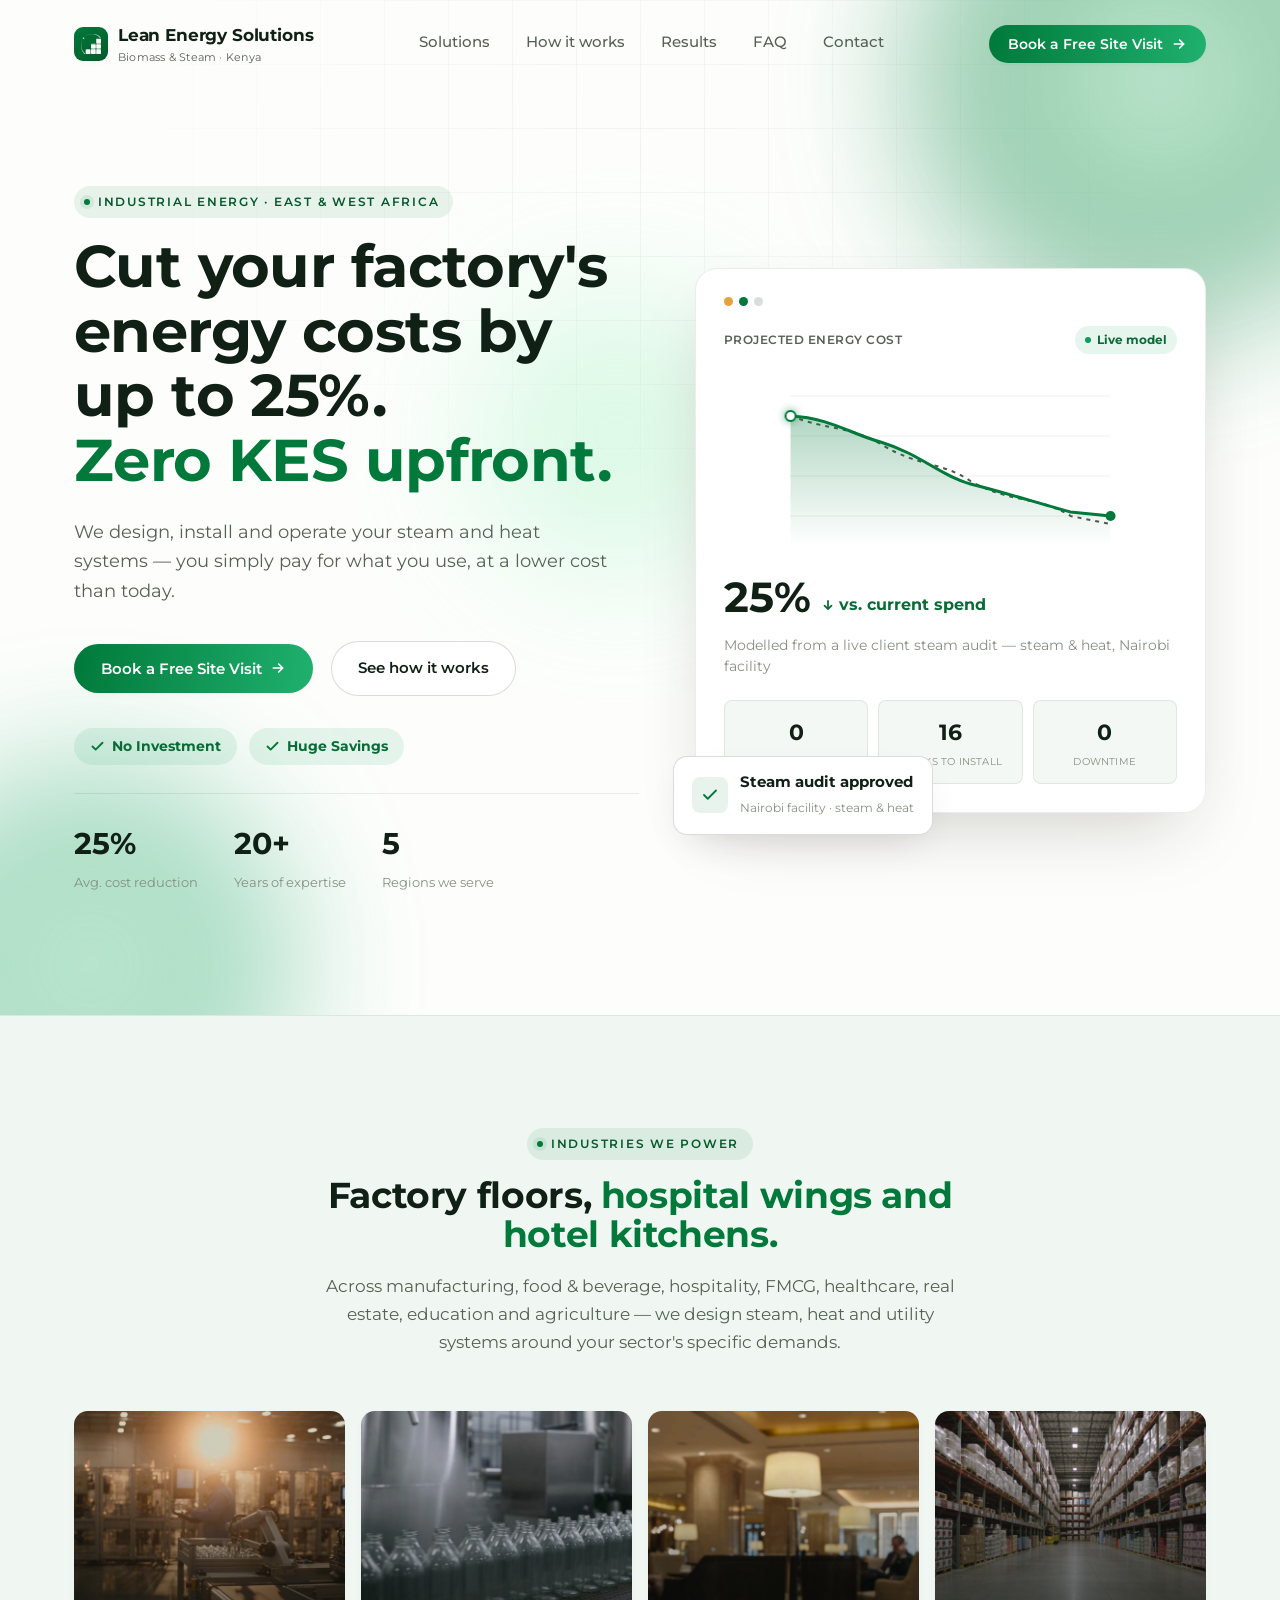
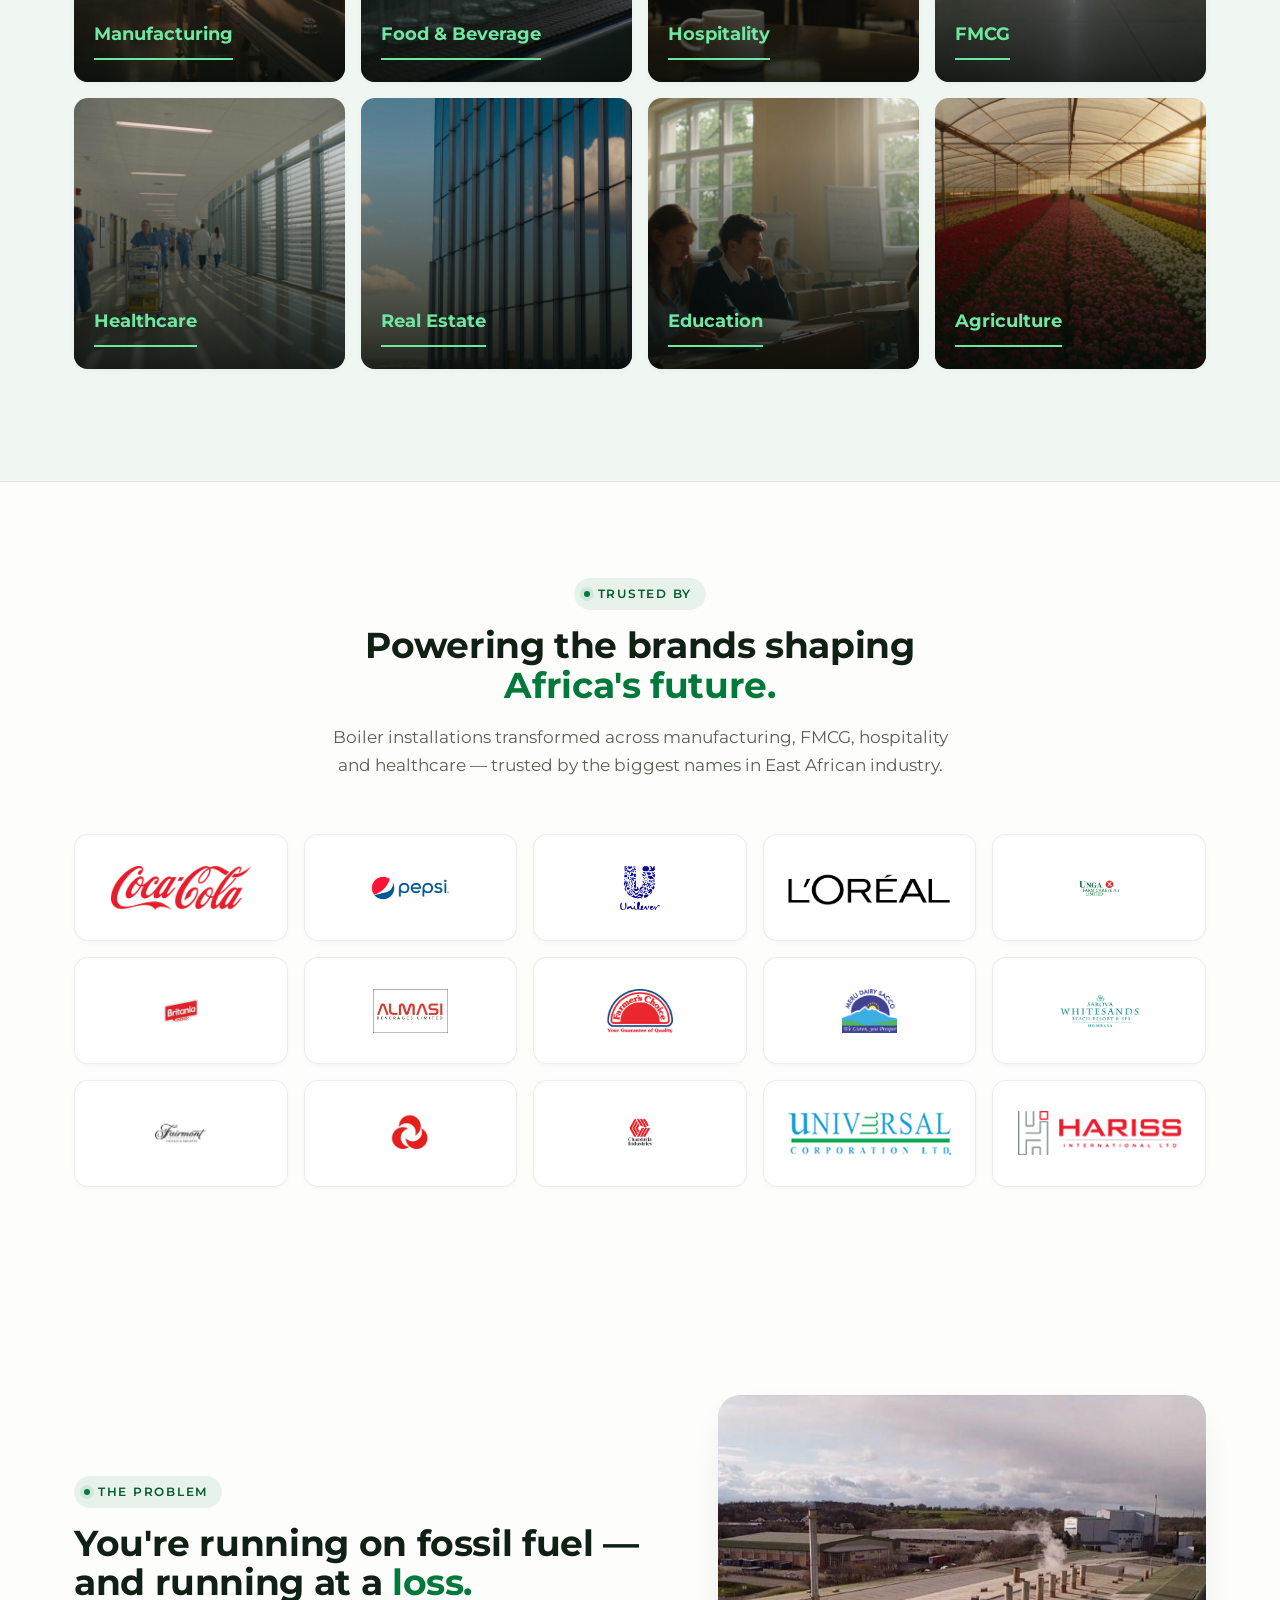
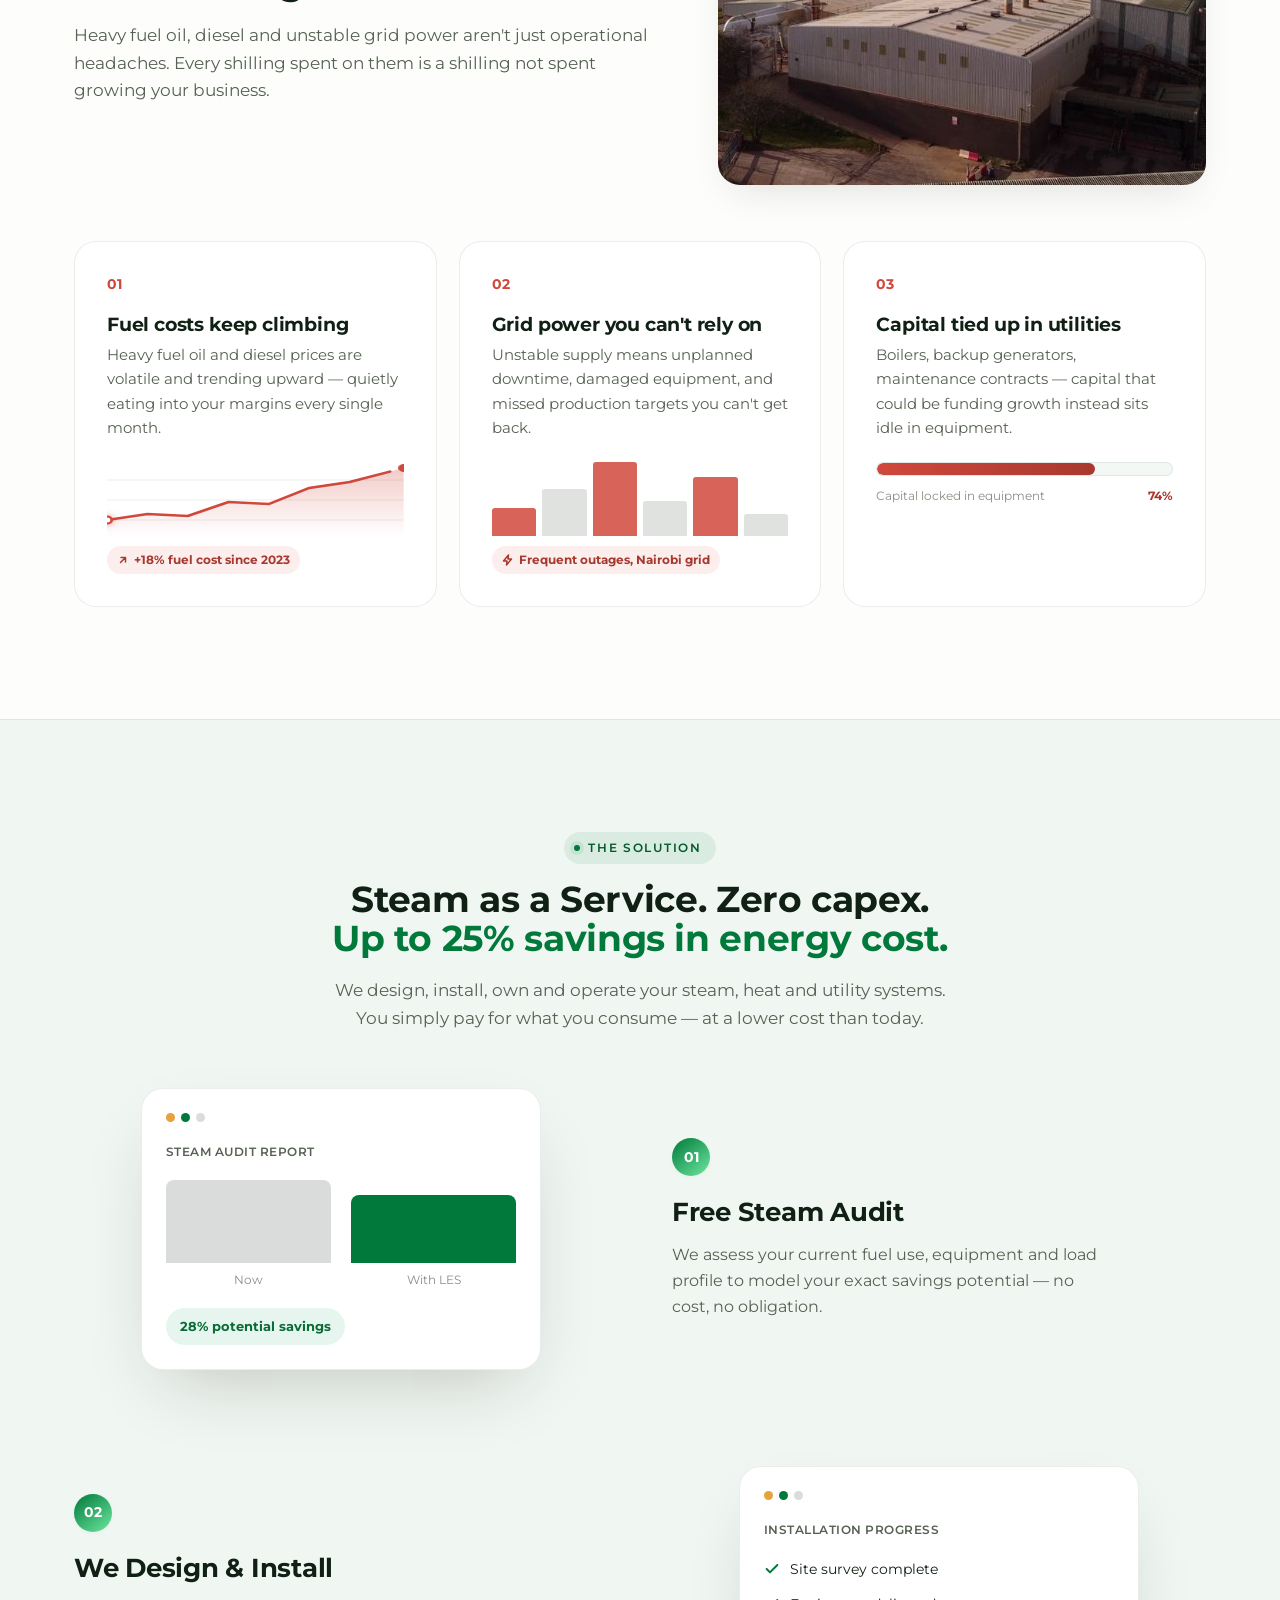
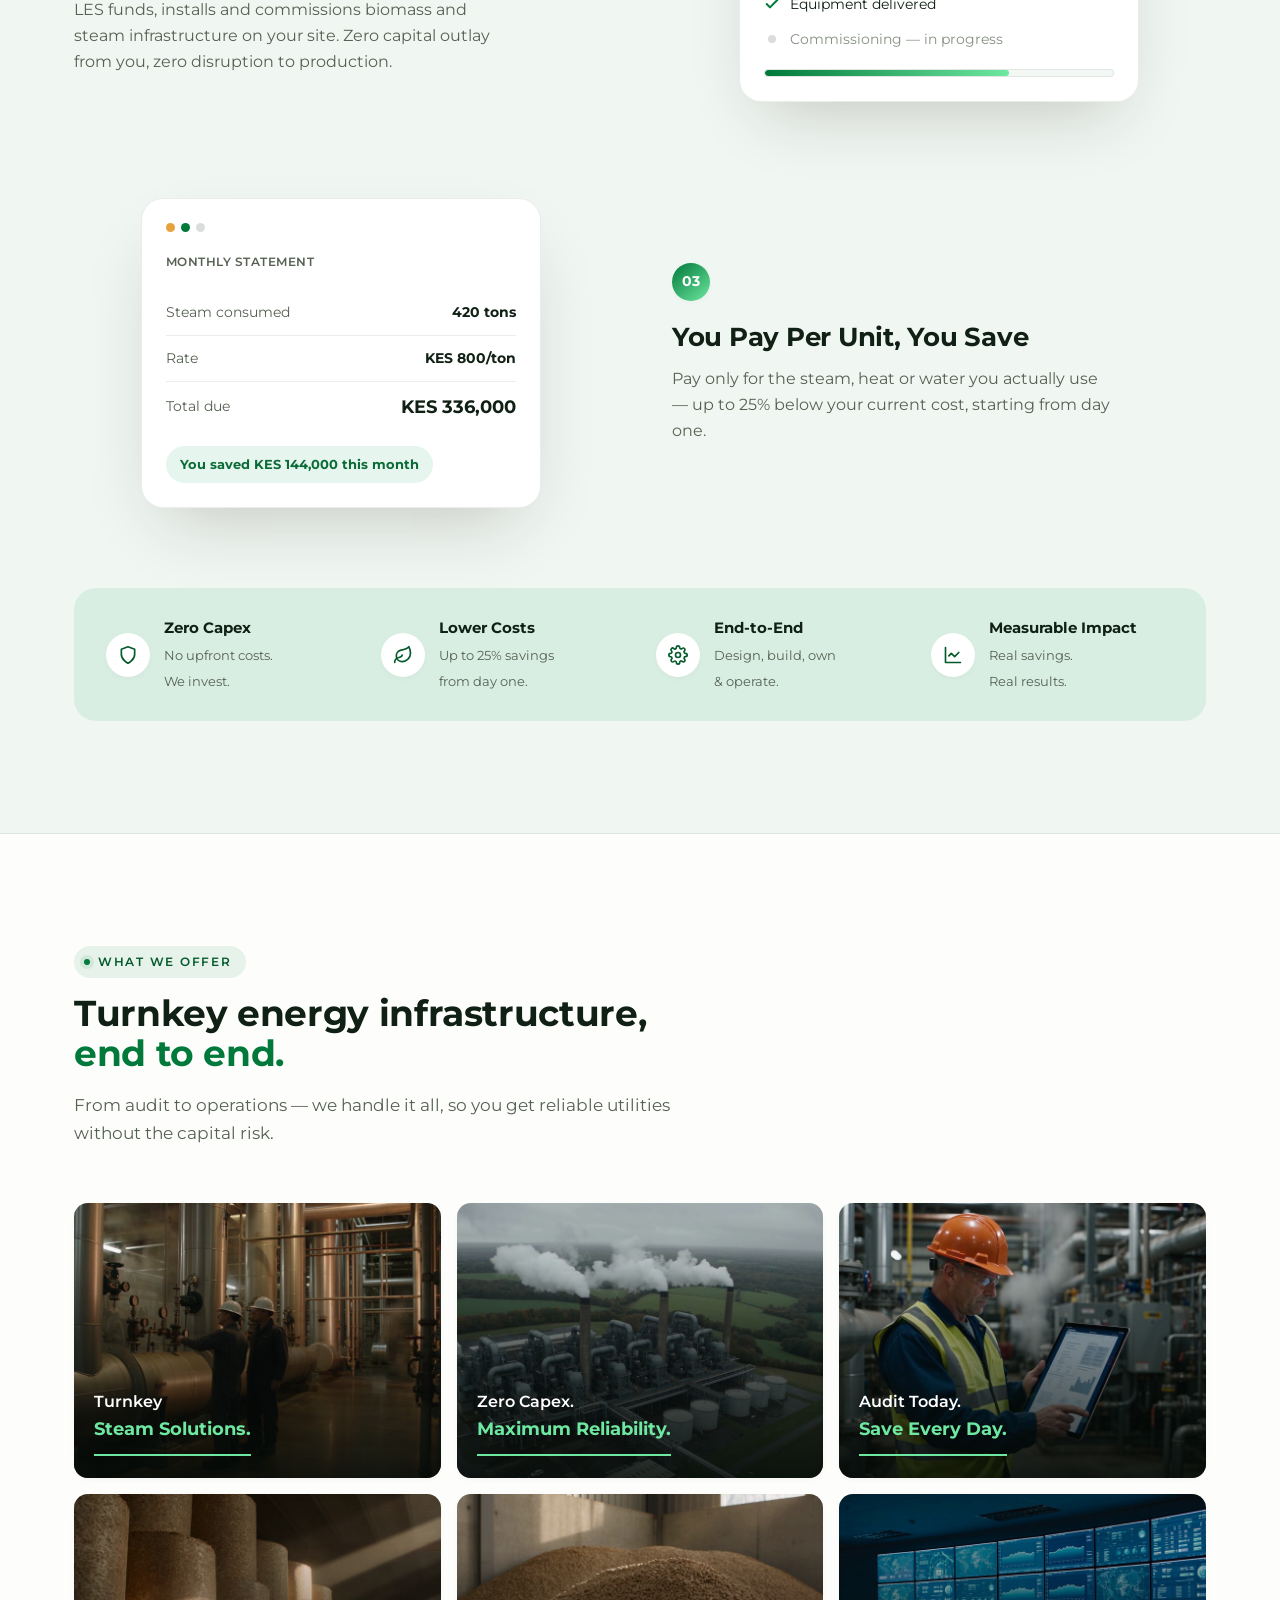
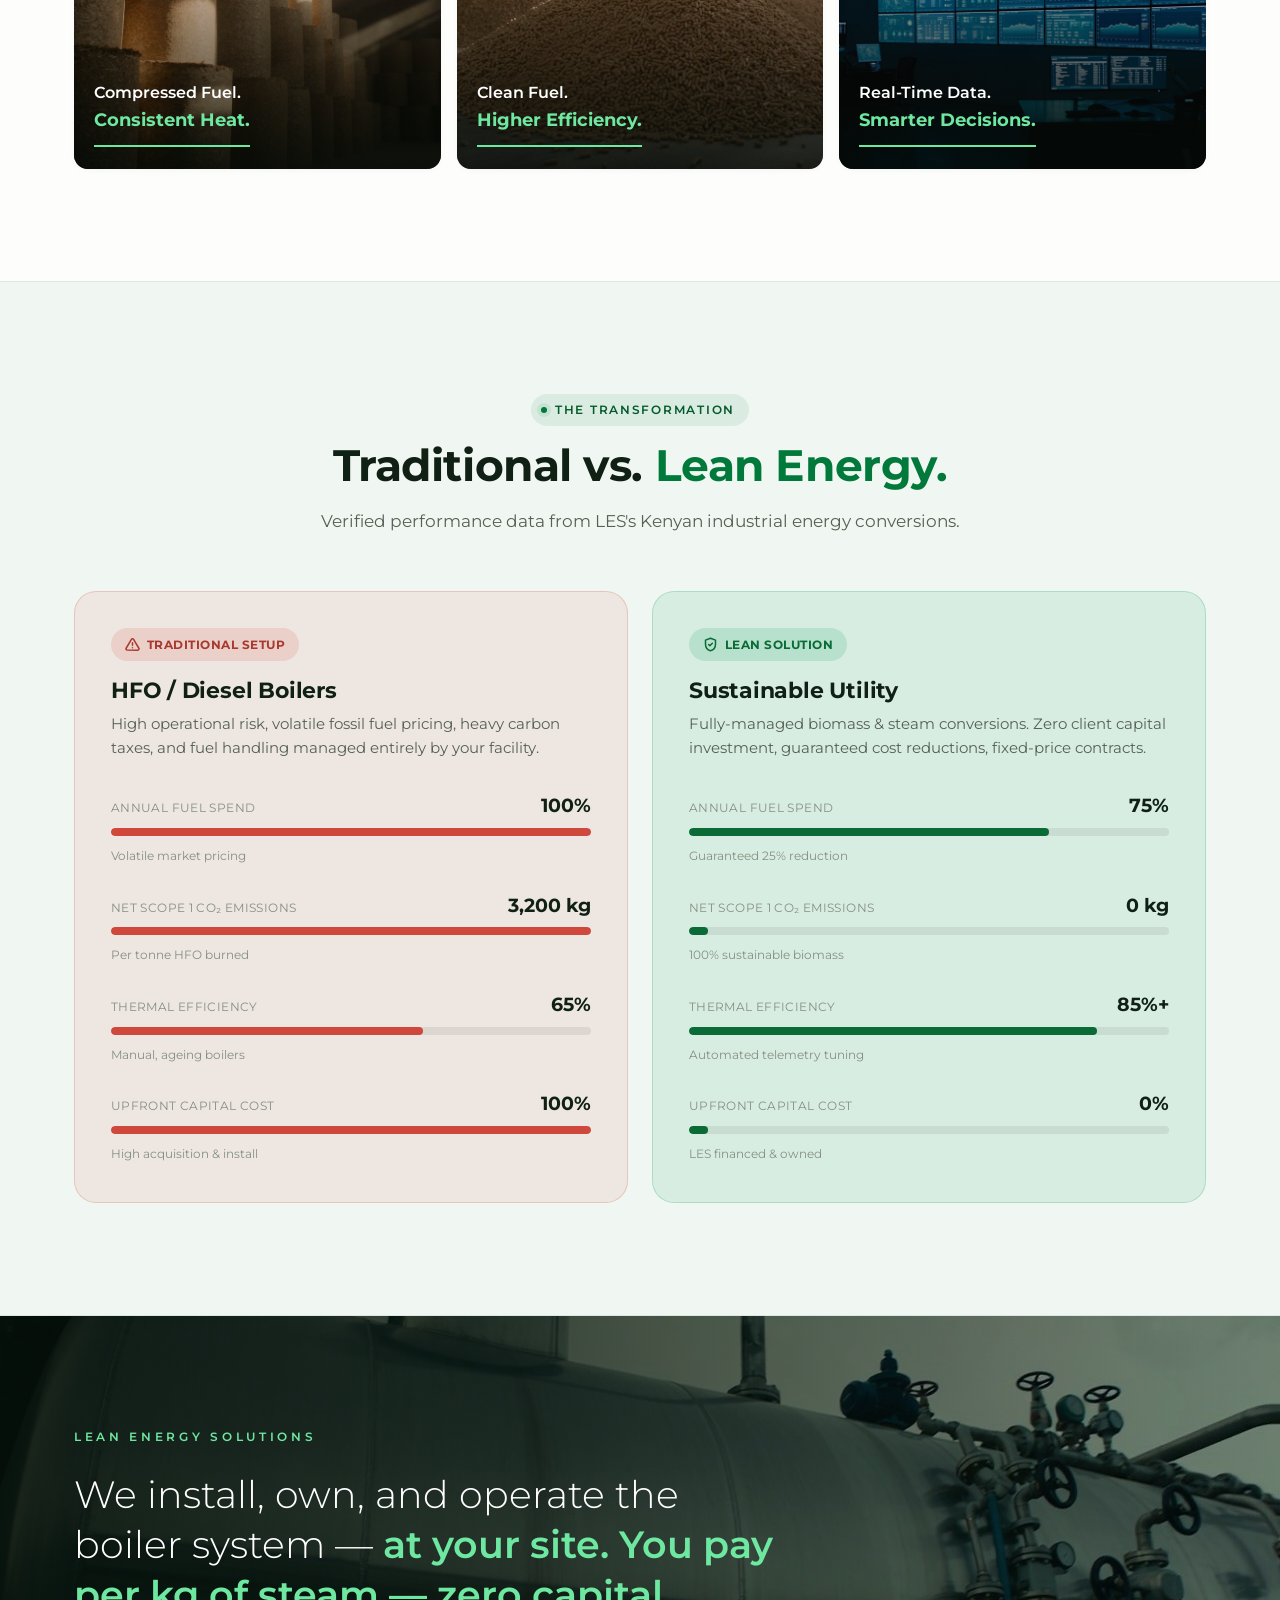
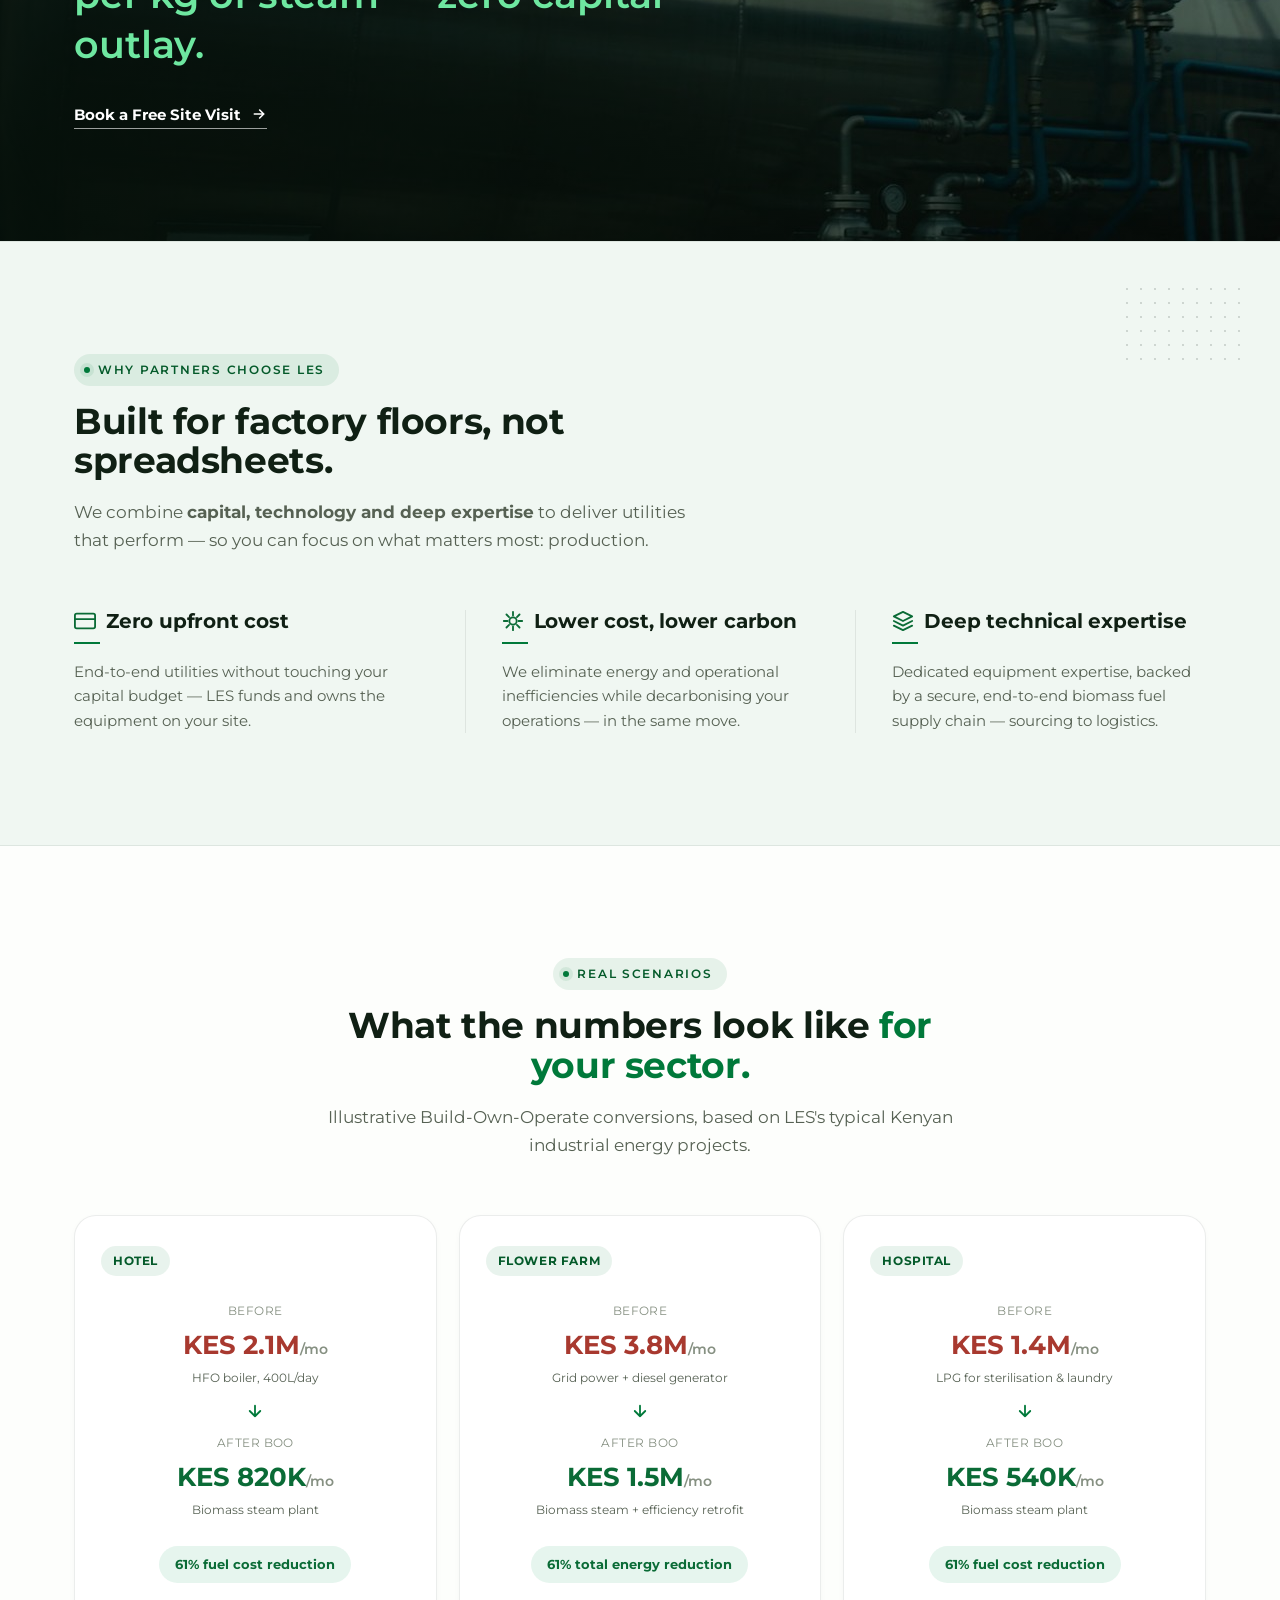
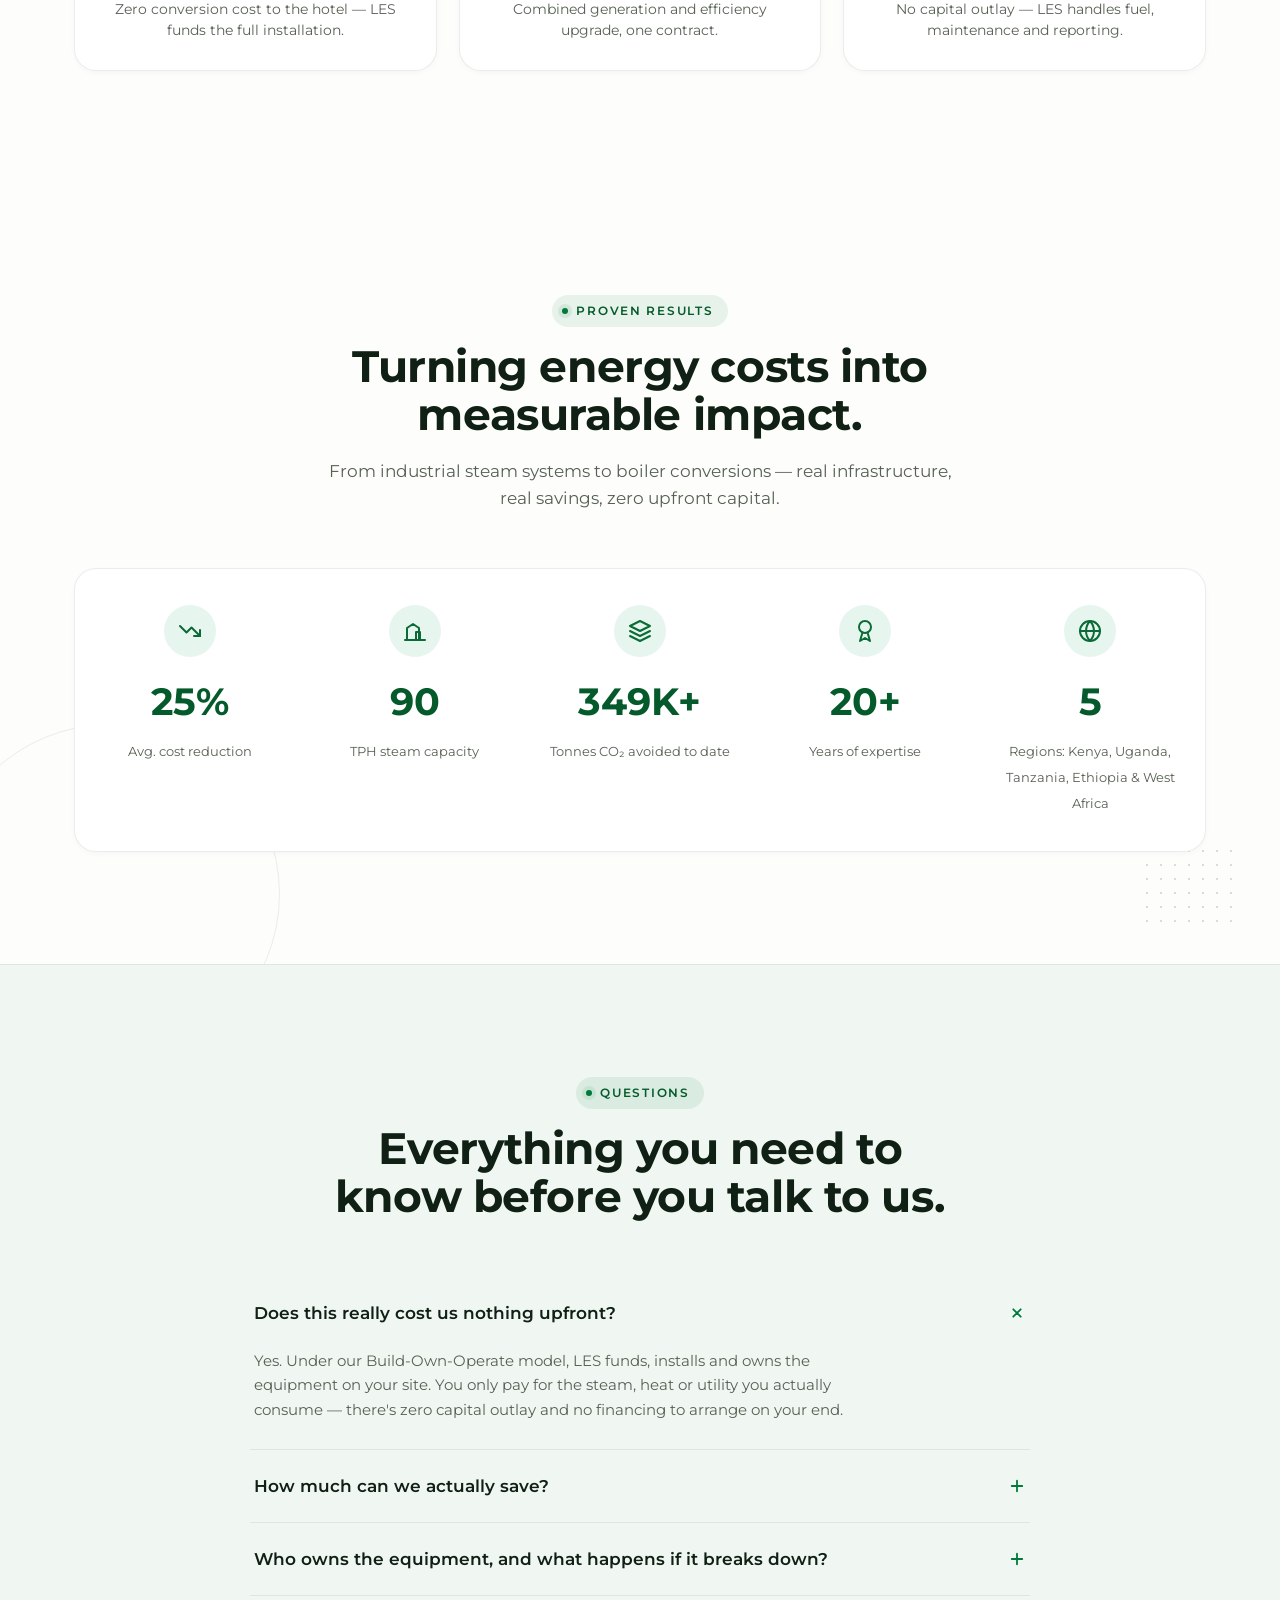
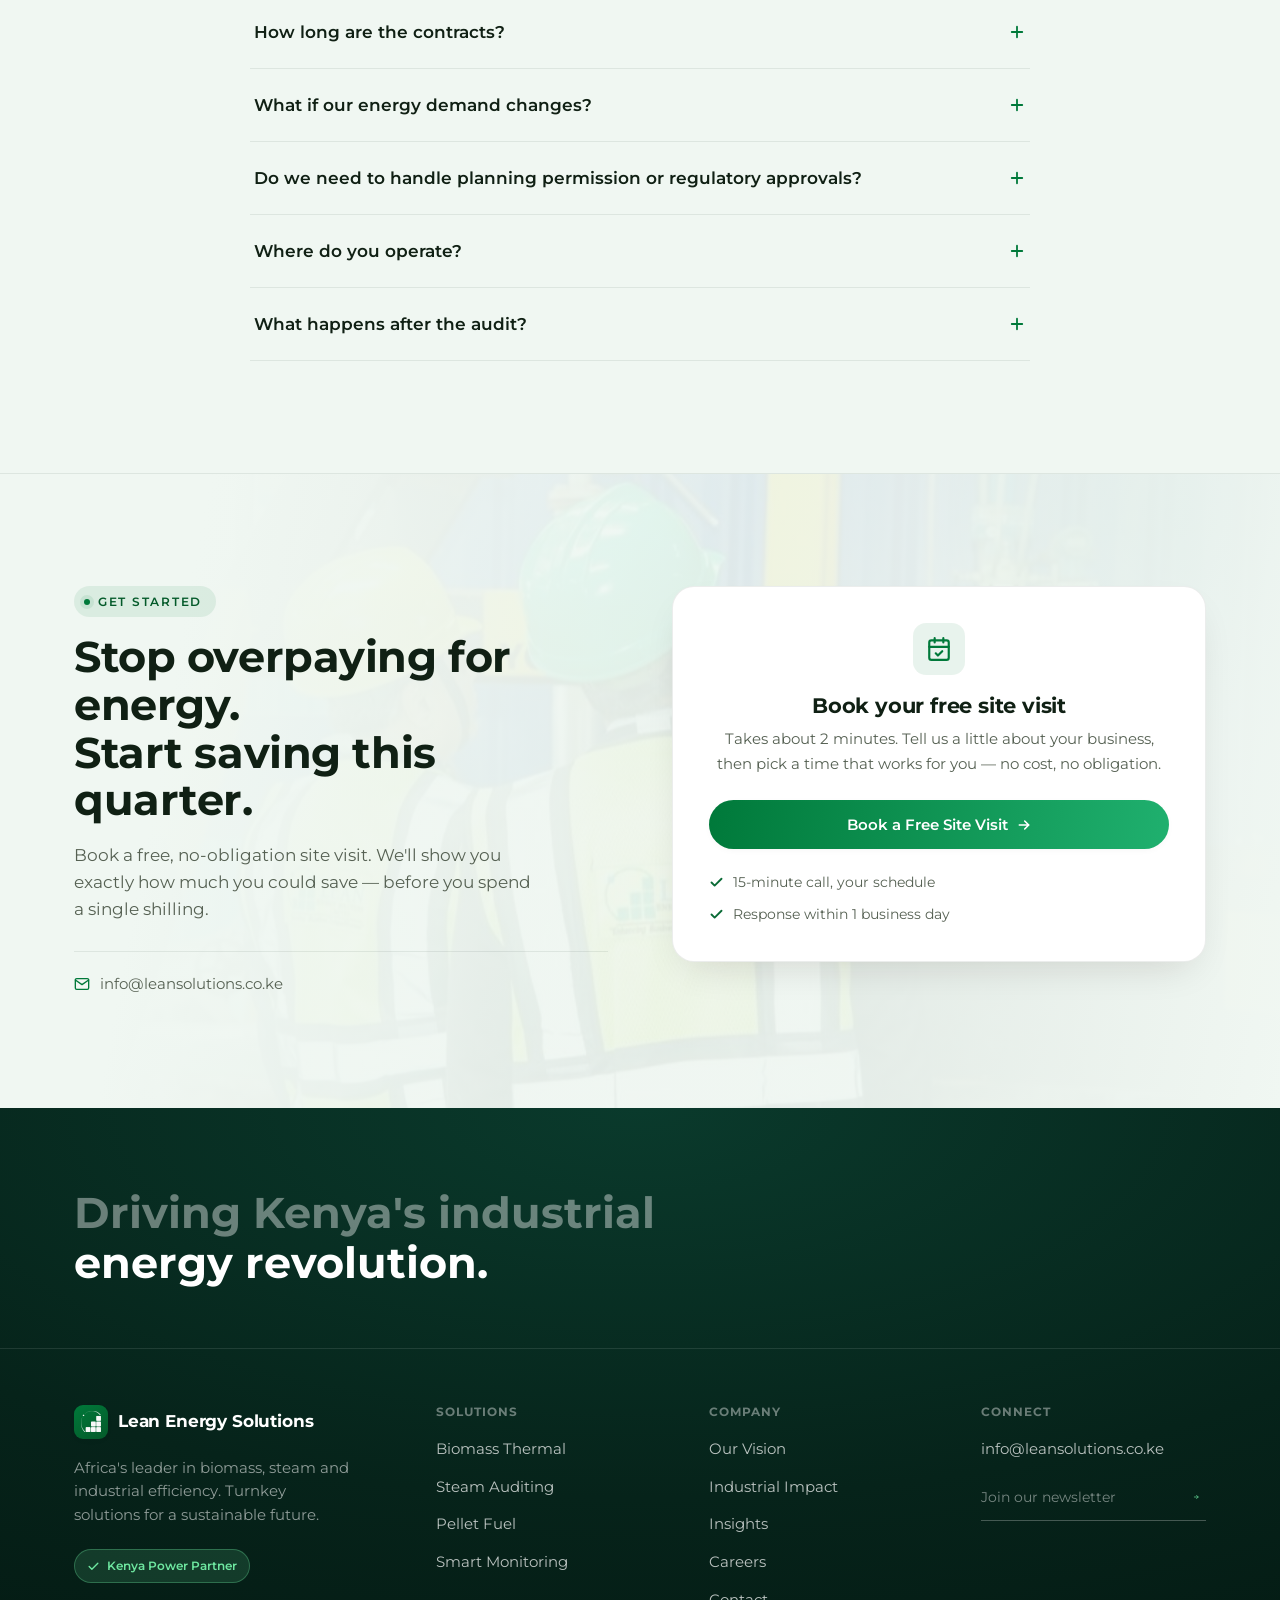
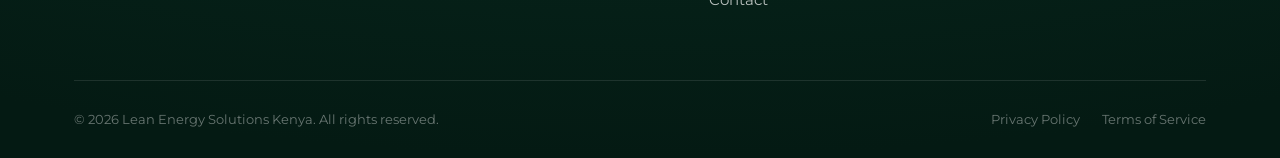
<file: index.html>
<!doctype html>
<html lang="en">
<head>
<meta charset="UTF-8">
<meta name="viewport" content="width=device-width, initial-scale=1.0">
<title>Lean Energy Solutions | Industrial Biomass Steam, Zero Upfront Cost — Kenya</title>
<meta name="description" content="Cut industrial energy costs by up to 25% with zero upfront capital. Lean Energy Solutions supplies steam, heat and biomass utilities to manufacturers, food processors, hospitality and FMCG brands across Kenya, Uganda, Tanzania, Ethiopia and West Africa.">
<link rel="icon" type="image/png" href="assets/brand/favicon.png">
<link rel="preconnect" href="https://fonts.googleapis.com">
<link rel="preconnect" href="https://fonts.gstatic.com" crossorigin>
<link href="https://fonts.googleapis.com/css2?family=Montserrat:wght@400;500;600;700;800;900&display=swap" rel="stylesheet">
<link rel="stylesheet" href="styles.css?v=20260922a">
</head>
<body>

<div class="scroll-progress" id="scrollProgress"></div>

<!-- ============ HEADER ============ -->
<header class="site" id="siteHeader">
  <div class="container nav-inner">
    <a href="#top" class="brand">
      <span class="brand-mark">
        <img src="assets/brand/lean-icon-white.png" alt="" width="20" height="20">
      </span>
      <span>Lean Energy Solutions<small>Biomass &amp; Steam · Kenya</small></span>
    </a>

    <nav class="primary">
      <a href="#solutions">Solutions</a>
      <a href="#how-it-works">How it works</a>
      <a href="#results">Results</a>
      <a href="#faq">FAQ</a>
      <a href="#contact">Contact</a>
    </nav>

    <div class="header-cta">
      <button type="button" class="btn btn-primary btn-sm js-open-modal">
        Book a Free Site Visit
        <svg viewBox="0 0 24 24" fill="none" stroke="currentColor" stroke-width="2.4" stroke-linecap="round"><path d="M5 12h14M13 6l6 6-6 6"/></svg>
      </button>
      <button class="nav-toggle" id="navToggle" aria-label="Open menu">
        <svg viewBox="0 0 24 24" fill="none" stroke="currentColor" stroke-width="2" stroke-linecap="round"><path d="M4 6h16M4 12h16M4 18h16"/></svg>
      </button>
    </div>
  </div>
</header>

<div class="mobile-menu" id="mobileMenu">
  <a href="#solutions">Solutions</a>
  <a href="#how-it-works">How it works</a>
  <a href="#results">Results</a>
  <a href="#faq">FAQ</a>
  <a href="#contact">Contact</a>
  <button type="button" class="btn btn-primary btn-block js-open-modal">Book a Free Site Visit →</button>
</div>

<main id="top">

  <!-- ============ HERO ============ -->
  <section class="hero">
    <div class="hero-blob b1" aria-hidden="true"></div>
    <div class="hero-blob b2" aria-hidden="true"></div>
    <div class="hero-blob b3" aria-hidden="true"></div>
    <div class="container hero-inner">
      <div data-reveal>
        <div class="eyebrow">Industrial Energy · East &amp; West Africa</div>
        <h1>Cut your factory's energy costs by up to 25%.<br><span class="accent">Zero KES upfront.</span></h1>
        <p class="hero-sub">We design, install and operate your steam and heat systems — you simply pay for what you use, at a lower cost than today.</p>
        <div class="hero-ctas">
          <button type="button" class="btn btn-primary js-open-modal">
            Book a Free Site Visit
            <svg viewBox="0 0 24 24" fill="none" stroke="currentColor" stroke-width="2.4" stroke-linecap="round"><path d="M5 12h14M13 6l6 6-6 6"/></svg>
          </button>
          <a href="#how-it-works" class="btn btn-ghost">See how it works</a>
        </div>
        <div class="hero-highlights">
          <span class="hero-highlight"><svg viewBox="0 0 24 24" fill="none" stroke="currentColor" stroke-width="3" stroke-linecap="round" stroke-linejoin="round"><path d="M20 6 9 17l-5-5"/></svg>No Investment</span>
          <span class="hero-highlight"><svg viewBox="0 0 24 24" fill="none" stroke="currentColor" stroke-width="3" stroke-linecap="round" stroke-linejoin="round"><path d="M20 6 9 17l-5-5"/></svg>Huge Savings</span>
        </div>
        <div class="hero-stats">
          <div class="hero-stat"><b data-count="25" data-suffix="%">25%</b><span>Avg. cost reduction</span></div>
          <div class="hero-stat"><b data-count="20" data-suffix="+">20+</b><span>Years of expertise</span></div>
          <div class="hero-stat"><b data-count="5">5</b><span>Regions we serve</span></div>
        </div>
      </div>

      <div class="hero-visual" data-reveal>
        <div class="hv-card">
          <div class="mock-chrome"><span class="dot"></span><span class="dot"></span><span class="dot"></span></div>
          <div class="hv-top">
            <span class="hv-label">Projected Energy Cost</span>
            <span class="hv-pill">Live model</span>
          </div>
          <div class="hv-chart">
            <svg viewBox="0 0 320 170" width="100%" height="100%" fill="none">
              <defs>
                <linearGradient id="areaFill" x1="0" y1="0" x2="0" y2="1">
                  <stop offset="0%" stop-color="#00793a" stop-opacity="0.30"/>
                  <stop offset="100%" stop-color="#00793a" stop-opacity="0"/>
                </linearGradient>
              </defs>
              <g stroke="#102014" stroke-opacity="0.07">
                <line x1="0" y1="20" x2="320" y2="20"/>
                <line x1="0" y1="60" x2="320" y2="60"/>
                <line x1="0" y1="100" x2="320" y2="100"/>
                <line x1="0" y1="140" x2="320" y2="140"/>
              </g>
              <path d="M0,40 C40,55 60,50 90,68 C130,92 150,85 180,105 C220,128 250,120 280,140 L320,148" stroke="#54564c" stroke-width="2" stroke-dasharray="4 5"/>
              <path id="savingsLine" d="M0,40 C40,42 60,58 90,66 C130,78 150,100 180,108 C220,118 250,128 280,136 L320,140" stroke="#00793a" stroke-width="3" stroke-linecap="round"/>
              <path d="M0,40 C40,42 60,58 90,66 C130,78 150,100 180,108 C220,118 250,128 280,136 L320,140 L320,170 L0,170 Z" fill="url(#areaFill)"/>
              <circle class="travel-dot travel-dot--hero" r="5" style="offset-path:path('M0,40 C40,42 60,58 90,66 C130,78 150,100 180,108 C220,118 250,128 280,136 L320,140')"/>
              <circle id="endDot" cx="320" cy="140" r="5" fill="#00793a"/>
            </svg>
          </div>
          <div class="hv-figures">
            <span class="big" data-count="25" data-suffix="%">25%</span>
            <span class="delta">
              <svg viewBox="0 0 24 24" fill="none" stroke="currentColor" stroke-width="3" stroke-linecap="round" stroke-linejoin="round"><path d="M12 5v14M6 13l6 6 6-6"/></svg>
              vs. current spend
            </span>
          </div>
          <p class="hv-caption">Modelled from a live client steam audit — steam &amp; heat, Nairobi facility</p>
          <div class="hv-grid">
            <div class="hv-stat"><b data-count="0">0</b><span>Upfront capex</span></div>
            <div class="hv-stat"><b data-count="16">0</b><span>Weeks to install</span></div>
            <div class="hv-stat"><b data-count="0">0</b><span>Downtime</span></div>
          </div>
        </div>
        <div class="hv-float">
          <span class="ico">
            <svg viewBox="0 0 24 24" fill="none" stroke="currentColor" stroke-width="2.4" stroke-linecap="round" stroke-linejoin="round"><path d="M20 6 9 17l-5-5"/></svg>
          </span>
          <div>
            <b>Steam audit approved</b>
            <span>Nairobi facility · steam &amp; heat</span>
          </div>
        </div>
      </div>
    </div>
  </section>

  <!-- ============ INDUSTRIES WE POWER ============ -->
  <section class="section" id="industries" style="background:var(--bg-soft); border-top:1px solid var(--border); border-bottom:1px solid var(--border);">
    <div class="container">
      <div class="section-head center" style="margin-left:auto;margin-right:auto;" data-reveal>
        <div class="eyebrow" style="justify-content:center;">Industries We Power</div>
        <h2 class="h2-tight">Factory floors, <span class="accent">hospital wings and hotel kitchens.</span></h2>
        <p>Across manufacturing, food &amp; beverage, hospitality, FMCG, healthcare, real estate, education and agriculture — we design steam, heat and utility systems around your sector's specific demands.</p>
      </div>
      <div class="photo-grid industries-grid" data-reveal-stagger>
        <a href="#contact" class="photo-card">
          <video autoplay muted loop playsinline poster="assets/photos/industry-manufacturing.jpg" aria-label="Manufacturing factory floor with machinery operating">
            <source src="assets/videos/industry-manufacturing.mp4" type="video/mp4">
          </video>
          <div class="photo-card-scrim"></div>
          <div class="photo-card-copy"><b>Manufacturing</b></div>
        </a>
        <a href="#contact" class="photo-card">
          <video autoplay muted loop playsinline poster="assets/photos/industry-food-beverage.jpg" aria-label="Food and beverage production line">
            <source src="assets/videos/industry-food-beverage.mp4" type="video/mp4">
          </video>
          <div class="photo-card-scrim"></div>
          <div class="photo-card-copy"><b>Food &amp; Beverage</b></div>
        </a>
        <a href="#contact" class="photo-card">
          <video autoplay muted loop playsinline poster="assets/photos/industry-hospitality.jpg" aria-label="Modern hotel lobby">
            <source src="assets/videos/industry-hospitality.mp4" type="video/mp4">
          </video>
          <div class="photo-card-scrim"></div>
          <div class="photo-card-copy"><b>Hospitality</b></div>
        </a>
        <a href="#contact" class="photo-card">
          <video autoplay muted loop playsinline poster="assets/photos/industry-fmcg.jpg" aria-label="Consumer goods warehouse">
            <source src="assets/videos/industry-fmcg.mp4" type="video/mp4">
          </video>
          <div class="photo-card-scrim"></div>
          <div class="photo-card-copy"><b>FMCG</b></div>
        </a>
        <a href="#contact" class="photo-card">
          <video autoplay muted loop playsinline poster="assets/photos/industry-healthcare.jpg" aria-label="Clean modern hospital corridor">
            <source src="assets/videos/industry-healthcare.mp4" type="video/mp4">
          </video>
          <div class="photo-card-scrim"></div>
          <div class="photo-card-copy"><b>Healthcare</b></div>
        </a>
        <a href="#contact" class="photo-card">
          <video autoplay muted loop playsinline poster="assets/photos/industry-real-estate.jpg" aria-label="Modern commercial real estate building">
            <source src="assets/videos/industry-real-estate.mp4" type="video/mp4">
          </video>
          <div class="photo-card-scrim"></div>
          <div class="photo-card-copy"><b>Real Estate</b></div>
        </a>
        <a href="#contact" class="photo-card">
          <video autoplay muted loop playsinline poster="assets/photos/industry-education.jpg" aria-label="University lecture hall">
            <source src="assets/videos/industry-education.mp4" type="video/mp4">
          </video>
          <div class="photo-card-scrim"></div>
          <div class="photo-card-copy"><b>Education</b></div>
        </a>
        <a href="#contact" class="photo-card">
          <video autoplay muted loop playsinline poster="assets/photos/industry-agriculture.jpg" aria-label="Aerial view of a flower farm greenhouse complex">
            <source src="assets/videos/industry-agriculture.mp4" type="video/mp4">
          </video>
          <div class="photo-card-scrim"></div>
          <div class="photo-card-copy"><b>Agriculture</b></div>
        </a>
      </div>
    </div>
  </section>

  <!-- ============ CLIENT LOGOS ============ -->
  <section class="section logo-cloud" id="clients">
    <div class="container">
      <div class="section-head center" style="margin-left:auto;margin-right:auto;" data-reveal>
        <div class="eyebrow" style="justify-content:center;">Trusted By</div>
        <h2 class="h2-tight">Powering the brands shaping <span class="accent">Africa's future.</span></h2>
        <p>Boiler installations transformed across manufacturing, FMCG, hospitality and healthcare — trusted by the biggest names in East African industry.</p>
      </div>
    </div>
    <div class="container">
      <div class="logo-grid" data-reveal-stagger>
        <span class="logo-chip"><img src="assets/logos/coca-cola.png" alt="Coca-Cola"></span>
        <span class="logo-chip"><img src="assets/logos/pepsi.png" alt="Pepsi"></span>
        <span class="logo-chip"><img src="assets/logos/unilever.png" alt="Unilever"></span>
        <span class="logo-chip"><img src="assets/logos/loreal.png" alt="L'Oréal"></span>
        <span class="logo-chip"><img src="assets/logos/unga.png" alt="Unga Group"></span>
        <span class="logo-chip"><img src="assets/logos/britannia.jpg" alt="Britannia"></span>
        <span class="logo-chip"><img src="assets/logos/almasi.jpg" alt="Almasi Bottlers"></span>
        <span class="logo-chip"><img src="assets/logos/farmers-choice.png" alt="Farmers Choice"></span>
        <span class="logo-chip"><img src="assets/logos/meru-dairy.png" alt="Meru Dairy"></span>
        <span class="logo-chip"><img src="assets/logos/sarova.jpg" alt="Sarova Hotels"></span>
        <span class="logo-chip"><img src="assets/logos/fairmont.jpg" alt="Fairmont"></span>
        <span class="logo-chip"><img src="assets/logos/aga-khan.jpg" alt="Aga Khan Health Service"></span>
        <span class="logo-chip"><img src="assets/logos/chandaria.png" alt="Chandaria Industries"></span>
        <span class="logo-chip"><img src="assets/logos/ucl.png" alt="UCL"></span>
        <span class="logo-chip"><img src="assets/logos/harris.png" alt="Harris International"></span>
      </div>
    </div>
  </section>

  <!-- ============ PROBLEM ============ -->
  <section class="section" id="problem">
    <div class="container">
      <div class="problem-head-row">
        <div class="section-head" data-reveal>
          <div class="eyebrow">The Problem</div>
          <h2 class="h2-tight">You're running on fossil fuel —<br>and running at a <span class="accent">loss.</span></h2>
          <p>Heavy fuel oil, diesel and unstable grid power aren't just operational headaches. Every shilling spent on them is a shilling not spent growing your business.</p>
        </div>
        <div class="problem-photo" data-reveal>
          <img src="assets/photos/problem-bg.jpg" alt="Industrial smokestacks emitting steam at an energy facility">
        </div>
      </div>
      <div class="problem-grid" data-reveal-stagger>
        <div class="p-card">
          <span class="num">01</span>
          <h3>Fuel costs keep climbing</h3>
          <p>Heavy fuel oil and diesel prices are volatile and trending upward — quietly eating into your margins every single month.</p>
          <div class="p-visual">
            <svg class="fuel-chart" viewBox="0 0 220 74" preserveAspectRatio="none">
              <defs>
                <linearGradient id="fuelGradient" x1="0" y1="0" x2="0" y2="1">
                  <stop offset="0%" stop-color="#d0483c" stop-opacity="0.28"/>
                  <stop offset="100%" stop-color="#d0483c" stop-opacity="0"/>
                </linearGradient>
              </defs>
              <line class="grid-line" x1="0" y1="18" x2="220" y2="18"/>
              <line class="grid-line" x1="0" y1="38" x2="220" y2="38"/>
              <line class="grid-line" x1="0" y1="58" x2="220" y2="58"/>
              <path class="fuel-fill" d="M0,58 L30,52 L60,54 L90,40 L120,42 L150,26 L180,20 L220,6 L220,74 L0,74 Z"/>
              <path class="fuel-line" d="M0,58 L30,52 L60,54 L90,40 L120,42 L150,26 L180,20 L220,6"/>
              <circle class="travel-dot travel-dot--fuel" r="3.5" style="offset-path:path('M0,58 L30,52 L60,54 L90,40 L120,42 L150,26 L180,20 L220,6')"/>
              <circle class="fuel-dot" cx="220" cy="6" r="4" fill="#d0483c"/>
            </svg>
          </div>
          <span class="fuel-badge">
            <svg viewBox="0 0 24 24" fill="none" stroke="currentColor" stroke-width="3" stroke-linecap="round" stroke-linejoin="round"><path d="M7 17 17 7M8 7h9v9"/></svg>
            +18% fuel cost since 2023
          </span>
        </div>
        <div class="p-card">
          <span class="num">02</span>
          <h3>Grid power you can't rely on</h3>
          <p>Unstable supply means unplanned downtime, damaged equipment, and missed production targets you can't get back.</p>
          <div class="p-visual">
            <div class="signal-bars">
              <i></i><i></i><i></i><i></i><i></i><i></i>
            </div>
          </div>
          <span class="fuel-badge">
            <svg viewBox="0 0 24 24" fill="none" stroke="currentColor" stroke-width="3" stroke-linecap="round" stroke-linejoin="round"><path d="M13 2 3 14h7l-1 8 10-12h-7l1-8Z"/></svg>
            Frequent outages, Nairobi grid
          </span>
        </div>
        <div class="p-card">
          <span class="num">03</span>
          <h3>Capital tied up in utilities</h3>
          <p>Boilers, backup generators, maintenance contracts — capital that could be funding growth instead sits idle in equipment.</p>
          <div class="capital-gauge">
            <div class="cg-track"><div class="cg-fill"></div></div>
            <div class="cg-label">Capital locked in equipment <b>74%</b></div>
          </div>
        </div>
      </div>
    </div>
  </section>

  <!-- ============ HOW IT WORKS ============ -->
  <section class="section" id="how-it-works" style="background:var(--bg-soft); border-top:1px solid var(--border); border-bottom:1px solid var(--border);">
    <div class="container">
      <div class="section-head center" style="margin-left:auto;margin-right:auto;" data-reveal>
        <div class="eyebrow" style="justify-content:center;">The Solution</div>
        <h2 class="h2-tight h2-balance">Steam as a Service. Zero capex.<br class="br-lg"> <span class="accent">Up to 25% savings in energy cost.</span></h2>
        <p>We design, install, own and operate your steam, heat and utility systems. You simply pay for what you consume — at a lower cost than today.</p>
      </div>
      <div class="feature-rows">
        <div class="feature-row" data-reveal>
          <div class="feature-row-visual">
            <div class="hv-card mock-card-sm">
              <div class="mock-chrome"><span class="dot"></span><span class="dot"></span><span class="dot"></span></div>
              <span class="hv-label">Steam Audit Report</span>
              <div class="mock-bars">
                <div class="mock-bar"><div class="mock-bar-fill" style="height:88%; background:var(--border-strong);"></div><span>Now</span></div>
                <div class="mock-bar"><div class="mock-bar-fill" style="height:62%;"></div><span>With LES</span></div>
              </div>
              <span class="mock-badge">28% potential savings</span>
            </div>
          </div>
          <div class="feature-row-copy">
            <span class="step-num">01</span>
            <h3>Free Steam Audit</h3>
            <p>We assess your current fuel use, equipment and load profile to model your exact savings potential — no cost, no obligation.</p>
          </div>
        </div>

        <div class="feature-row is-reverse" data-reveal>
          <div class="feature-row-visual">
            <div class="hv-card mock-card-sm">
              <div class="mock-chrome"><span class="dot"></span><span class="dot"></span><span class="dot"></span></div>
              <span class="hv-label">Installation Progress</span>
              <ul class="mock-checklist">
                <li class="is-done"><svg viewBox="0 0 24 24" fill="none" stroke="currentColor" stroke-width="3" stroke-linecap="round" stroke-linejoin="round"><path d="M20 6 9 17l-5-5"/></svg>Site survey complete</li>
                <li class="is-done"><svg viewBox="0 0 24 24" fill="none" stroke="currentColor" stroke-width="3" stroke-linecap="round" stroke-linejoin="round"><path d="M20 6 9 17l-5-5"/></svg>Equipment delivered</li>
                <li><span class="mock-dot-pending"></span>Commissioning — in progress</li>
              </ul>
              <div class="mock-progress"><div class="mock-progress-fill"></div></div>
            </div>
          </div>
          <div class="feature-row-copy">
            <span class="step-num">02</span>
            <h3>We Design &amp; Install</h3>
            <p>LES funds, installs and commissions biomass and steam infrastructure on your site. Zero capital outlay from you, zero disruption to production.</p>
          </div>
        </div>

        <div class="feature-row" data-reveal>
          <div class="feature-row-visual">
            <div class="hv-card mock-card-sm">
              <div class="mock-chrome"><span class="dot"></span><span class="dot"></span><span class="dot"></span></div>
              <span class="hv-label">Monthly Statement</span>
              <div class="mock-line"><span>Steam consumed</span><b>420 tons</b></div>
              <div class="mock-line"><span>Rate</span><b>KES 800/ton</b></div>
              <div class="mock-line mock-line-total"><span>Total due</span><b>KES 336,000</b></div>
              <span class="mock-badge">You saved KES 144,000 this month</span>
            </div>
          </div>
          <div class="feature-row-copy">
            <span class="step-num">03</span>
            <h3>You Pay Per Unit, You Save</h3>
            <p>Pay only for the steam, heat or water you actually use — up to 25% below your current cost, starting from day one.</p>
          </div>
        </div>
      </div>

      <div class="summary-strip" data-reveal-stagger>
        <div class="summary-item">
          <span class="summary-icon"><svg viewBox="0 0 24 24" fill="none" stroke="currentColor" stroke-width="2" stroke-linecap="round" stroke-linejoin="round"><path d="M12 22s8-4 8-11V5l-8-3-8 3v6c0 7 8 11 8 11Z"/></svg></span>
          <div><b>Zero Capex</b><span>No upfront costs.<br>We invest.</span></div>
        </div>
        <div class="summary-item">
          <span class="summary-icon"><svg viewBox="0 0 24 24" fill="none" stroke="currentColor" stroke-width="2" stroke-linecap="round" stroke-linejoin="round"><path d="M11 20A7 7 0 0 1 9.8 6.1C15.5 5 17 4.48 19 2c1 2 2 4.18 2 8 0 5.5-4.78 10-10 10Z"/><path d="M2 21c0-3 1.85-5.36 5.08-6C9.5 14.52 11 13.9 11 12"/></svg></span>
          <div><b>Lower Costs</b><span>Up to 25% savings<br>from day one.</span></div>
        </div>
        <div class="summary-item">
          <span class="summary-icon"><svg viewBox="0 0 24 24" fill="none" stroke="currentColor" stroke-width="2" stroke-linecap="round" stroke-linejoin="round"><circle cx="12" cy="12" r="3"/><path d="M19.4 15a1.65 1.65 0 0 0 .33 1.82l.06.06a2 2 0 1 1-2.83 2.83l-.06-.06a1.65 1.65 0 0 0-1.82-.33 1.65 1.65 0 0 0-1 1.51V21a2 2 0 0 1-4 0v-.09A1.65 1.65 0 0 0 9 19.4a1.65 1.65 0 0 0-1.82.33l-.06.06a2 2 0 1 1-2.83-2.83l.06-.06a1.65 1.65 0 0 0 .33-1.82 1.65 1.65 0 0 0-1.51-1H3a2 2 0 0 1 0-4h.09A1.65 1.65 0 0 0 4.6 9a1.65 1.65 0 0 0-.33-1.82l-.06-.06a2 2 0 1 1 2.83-2.83l.06.06a1.65 1.65 0 0 0 1.82.33H9a1.65 1.65 0 0 0 1-1.51V3a2 2 0 0 1 4 0v.09a1.65 1.65 0 0 0 1 1.51 1.65 1.65 0 0 0 1.82-.33l.06-.06a2 2 0 1 1 2.83 2.83l-.06.06a1.65 1.65 0 0 0-.33 1.82V9a1.65 1.65 0 0 0 1.51 1H21a2 2 0 0 1 0 4h-.09a1.65 1.65 0 0 0-1.51 1Z"/></svg></span>
          <div><b>End-to-End</b><span>Design, build, own<br>&amp; operate.</span></div>
        </div>
        <div class="summary-item">
          <span class="summary-icon"><svg viewBox="0 0 24 24" fill="none" stroke="currentColor" stroke-width="2" stroke-linecap="round" stroke-linejoin="round"><path d="M3 3v18h18"/><path d="m19 9-5 5-4-4-3 3"/></svg></span>
          <div><b>Measurable Impact</b><span>Real savings.<br>Real results.</span></div>
        </div>
      </div>
    </div>
  </section>

  <!-- ============ SERVICES ============ -->
  <section class="section" id="solutions">
    <div class="container">
      <div class="section-head" data-reveal>
        <div class="eyebrow">What We Offer</div>
        <h2 class="h2-tight">Turnkey energy infrastructure, <span class="accent">end to end.</span></h2>
        <p>From audit to operations — we handle it all, so you get reliable utilities without the capital risk.</p>
      </div>
      <div class="photo-grid" data-reveal-stagger>
        <a href="#how-it-works" class="photo-card">
          <video autoplay muted loop playsinline poster="assets/photos/services-turnkey.jpg" aria-label="Lean Energy Solutions engineers at an industrial steam plant">
            <source src="assets/videos/services-turnkey.mp4" type="video/mp4">
          </video>
          <div class="photo-card-scrim"></div>
          <div class="photo-card-copy"><span>Turnkey</span><b>Steam Solutions.</b></div>
        </a>
        <a href="#how-it-works" class="photo-card">
          <video autoplay muted loop playsinline poster="assets/photos/services-reliability.jpg" aria-label="Aerial view of an industrial facility with biomass steam rising">
            <source src="assets/videos/services-reliability.mp4" type="video/mp4">
          </video>
          <div class="photo-card-scrim"></div>
          <div class="photo-card-copy"><span>Zero Capex.</span><b>Maximum Reliability.</b></div>
        </a>
        <a href="#faq" class="photo-card">
          <video autoplay muted loop playsinline poster="assets/photos/services-audit.jpg" aria-label="Engineer reviewing an steam audit on a tablet inside an industrial steam plant">
            <source src="assets/videos/services-audit.mp4" type="video/mp4">
          </video>
          <div class="photo-card-scrim"></div>
          <div class="photo-card-copy"><span>Audit Today.</span><b>Save Every Day.</b></div>
        </a>
        <a href="#how-it-works" class="photo-card">
          <video autoplay muted loop playsinline poster="assets/photos/compressed-fuel.jpg" aria-label="Stacked cylindrical biomass fuel briquettes in a warehouse">
            <source src="assets/videos/compressed-fuel.mp4" type="video/mp4">
          </video>
          <div class="photo-card-scrim"></div>
          <div class="photo-card-copy"><span>Compressed Fuel.</span><b>Consistent Heat.</b></div>
        </a>
        <a href="#how-it-works" class="photo-card">
          <video autoplay muted loop playsinline poster="assets/photos/clean-fuel.jpg" aria-label="Pile of clean biomass wood pellets">
            <source src="assets/videos/clean-fuel.mp4" type="video/mp4">
          </video>
          <div class="photo-card-scrim"></div>
          <div class="photo-card-copy"><span>Clean Fuel.</span><b>Higher Efficiency.</b></div>
        </a>
        <a href="#results" class="photo-card">
          <video autoplay muted loop playsinline poster="assets/photos/services-data.jpg" aria-label="Modern control room with real-time energy monitoring dashboards">
            <source src="assets/videos/services-data.mp4" type="video/mp4">
          </video>
          <div class="photo-card-scrim"></div>
          <div class="photo-card-copy"><span>Real-Time Data.</span><b>Smarter Decisions.</b></div>
        </a>
      </div>
    </div>
  </section>

  <!-- ============ COMPARISON ============ -->
  <section class="section compare" id="compare" style="background:var(--bg-soft); border-top:1px solid var(--border); border-bottom:1px solid var(--border);">
    <div class="container">
      <div class="section-head center" style="margin-left:auto;margin-right:auto;" data-reveal>
        <div class="eyebrow" style="justify-content:center;">The Transformation</div>
        <h2>Traditional vs. <span class="accent">Lean Energy.</span></h2>
        <p>Verified performance data from LES's Kenyan industrial energy conversions.</p>
      </div>
      <div class="compare-grid" data-reveal-stagger>
        <div class="compare-card compare-bad">
          <span class="compare-tag"><svg viewBox="0 0 24 24" fill="none" stroke="currentColor" stroke-width="2.4" stroke-linecap="round" stroke-linejoin="round"><path d="M10.29 3.86 1.82 18a2 2 0 0 0 1.71 3h16.94a2 2 0 0 0 1.71-3L13.71 3.86a2 2 0 0 0-3.42 0Z"/><path d="M12 9v4M12 17h.01"/></svg>Traditional Setup</span>
          <h3>HFO / Diesel Boilers</h3>
          <p>High operational risk, volatile fossil fuel pricing, heavy carbon taxes, and fuel handling managed entirely by your facility.</p>
          <div class="compare-metric">
            <div class="compare-metric-head"><span>Annual fuel spend</span><b>100%</b></div>
            <div class="compare-bar"><div class="compare-bar-fill" style="--w:100%"></div></div>
            <span class="compare-caption">Volatile market pricing</span>
          </div>
          <div class="compare-metric">
            <div class="compare-metric-head"><span>Net Scope 1 CO&#8322; emissions</span><b>3,200 kg</b></div>
            <div class="compare-bar"><div class="compare-bar-fill" style="--w:100%"></div></div>
            <span class="compare-caption">Per tonne HFO burned</span>
          </div>
          <div class="compare-metric">
            <div class="compare-metric-head"><span>Thermal efficiency</span><b>65%</b></div>
            <div class="compare-bar"><div class="compare-bar-fill" style="--w:65%"></div></div>
            <span class="compare-caption">Manual, ageing boilers</span>
          </div>
          <div class="compare-metric">
            <div class="compare-metric-head"><span>Upfront capital cost</span><b>100%</b></div>
            <div class="compare-bar"><div class="compare-bar-fill" style="--w:100%"></div></div>
            <span class="compare-caption">High acquisition &amp; install</span>
          </div>
        </div>
        <div class="compare-card compare-good">
          <span class="compare-tag"><svg viewBox="0 0 24 24" fill="none" stroke="currentColor" stroke-width="2.4" stroke-linecap="round" stroke-linejoin="round"><path d="M12 22c5.5-1.5 8-5.5 8-11V5l-8-3-8 3v6c0 5.5 2.5 9.5 8 11Z"/><path d="m9 12 2 2 4-4"/></svg>Lean Solution</span>
          <h3>Sustainable Utility</h3>
          <p>Fully-managed biomass &amp; steam conversions. Zero client capital investment, guaranteed cost reductions, fixed-price contracts.</p>
          <div class="compare-metric">
            <div class="compare-metric-head"><span>Annual fuel spend</span><b>75%</b></div>
            <div class="compare-bar"><div class="compare-bar-fill" style="--w:75%"></div></div>
            <span class="compare-caption">Guaranteed 25% reduction</span>
          </div>
          <div class="compare-metric">
            <div class="compare-metric-head"><span>Net Scope 1 CO&#8322; emissions</span><b>0 kg</b></div>
            <div class="compare-bar"><div class="compare-bar-fill" style="--w:4%"></div></div>
            <span class="compare-caption">100% sustainable biomass</span>
          </div>
          <div class="compare-metric">
            <div class="compare-metric-head"><span>Thermal efficiency</span><b>85%+</b></div>
            <div class="compare-bar"><div class="compare-bar-fill" style="--w:85%"></div></div>
            <span class="compare-caption">Automated telemetry tuning</span>
          </div>
          <div class="compare-metric">
            <div class="compare-metric-head"><span>Upfront capital cost</span><b>0%</b></div>
            <div class="compare-bar"><div class="compare-bar-fill" style="--w:4%"></div></div>
            <span class="compare-caption">LES financed &amp; owned</span>
          </div>
        </div>
      </div>
    </div>
  </section>

  <!-- ============ SITE VISIT BANNER ============ -->
  <section class="site-banner" id="site-visit">
    <video class="site-banner-video" autoplay muted loop playsinline poster="assets/photos/site-banner.jpg" aria-hidden="true">
      <source src="assets/videos/site-banner.mp4" type="video/mp4">
    </video>
    <div class="site-banner-scrim" aria-hidden="true"></div>
    <div class="container site-banner-inner" data-reveal>
      <span class="site-banner-eyebrow">Lean Energy Solutions</span>
      <p class="site-banner-text">We install, own, and operate the boiler system — <span>at your site. You pay per kg of steam — zero capital outlay.</span></p>
      <button type="button" class="site-banner-cta js-open-modal">Book a Free Site Visit <svg viewBox="0 0 24 24" fill="none" stroke="currentColor" stroke-width="2.4" stroke-linecap="round"><path d="M5 12h14M13 6l6 6-6 6"/></svg></button>
    </div>
  </section>

  <!-- ============ BENEFITS ============ -->
  <section class="section benefits">
    <div class="container">
      <div class="section-head" data-reveal>
        <div class="eyebrow">Why Partners Choose LES</div>
        <h2 class="h2-tight">Built for factory floors, not spreadsheets.</h2>
        <p>We combine <b>capital, technology and deep expertise</b> to deliver utilities that perform — so you can focus on what matters most: production.</p>
      </div>
      <div class="benefits-grid" data-reveal-stagger>
        <div class="b-item">
          <h3><svg viewBox="0 0 24 24" fill="none" stroke="currentColor" stroke-width="2" stroke-linecap="round" stroke-linejoin="round"><rect x="1" y="4" width="22" height="16" rx="2"/><path d="M1 10h22"/></svg>Zero upfront cost</h3>
          <span class="b-item-rule"></span>
          <p>End-to-end utilities without touching your capital budget — LES funds and owns the equipment on your site.</p>
        </div>
        <div class="b-item">
          <h3><svg viewBox="0 0 24 24" fill="none" stroke="currentColor" stroke-width="2" stroke-linecap="round" stroke-linejoin="round"><path d="M12 2v4M12 18v4M4.9 4.9l2.8 2.8M16.3 16.3l2.8 2.8M2 12h4M18 12h4M4.9 19.1l2.8-2.8M16.3 7.7l2.8-2.8"/><circle cx="12" cy="12" r="4"/></svg>Lower cost, lower carbon</h3>
          <span class="b-item-rule"></span>
          <p>We eliminate energy and operational inefficiencies while decarbonising your operations — in the same move.</p>
        </div>
        <div class="b-item">
          <h3><svg viewBox="0 0 24 24" fill="none" stroke="currentColor" stroke-width="2" stroke-linecap="round" stroke-linejoin="round"><path d="M12 2 2 7l10 5 10-5-10-5Z"/><path d="M2 17l10 5 10-5M2 12l10 5 10-5"/></svg>Deep technical expertise</h3>
          <span class="b-item-rule"></span>
          <p>Dedicated equipment expertise, backed by a secure, end-to-end biomass fuel supply chain — sourcing to logistics.</p>
        </div>
      </div>
    </div>
  </section>

  <!-- ============ REAL SCENARIOS ============ -->
  <section class="section scenarios" id="scenarios">
    <div class="container">
      <div class="section-head center" style="margin-left:auto;margin-right:auto;" data-reveal>
        <div class="eyebrow" style="justify-content:center;">Real Scenarios</div>
        <h2 class="h2-tight">What the numbers look like <span class="accent">for your sector.</span></h2>
        <p>Illustrative Build-Own-Operate conversions, based on LES's typical Kenyan industrial energy projects.</p>
      </div>
      <div class="scenario-grid" data-reveal-stagger>
        <div class="scenario-card">
          <span class="scenario-tag">Hotel</span>
          <div class="scenario-rows">
            <div class="scenario-row">
              <span class="scenario-row-label">Before</span>
              <b>KES 2.1M<small>/mo</small></b>
              <span class="scenario-row-note">HFO boiler, 400L/day</span>
            </div>
            <div class="scenario-arrow" aria-hidden="true"><svg viewBox="0 0 24 24" fill="none" stroke="currentColor" stroke-width="2.4" stroke-linecap="round" stroke-linejoin="round"><path d="M12 5v14M5 12l7 7 7-7"/></svg></div>
            <div class="scenario-row scenario-row-after">
              <span class="scenario-row-label">After BOO</span>
              <b>KES 820K<small>/mo</small></b>
              <span class="scenario-row-note">Biomass steam plant</span>
            </div>
          </div>
          <span class="scenario-badge">61% fuel cost reduction</span>
          <p class="scenario-note">Zero conversion cost to the hotel — LES funds the full installation.</p>
        </div>
        <div class="scenario-card">
          <span class="scenario-tag">Flower Farm</span>
          <div class="scenario-rows">
            <div class="scenario-row">
              <span class="scenario-row-label">Before</span>
              <b>KES 3.8M<small>/mo</small></b>
              <span class="scenario-row-note">Grid power + diesel generator</span>
            </div>
            <div class="scenario-arrow" aria-hidden="true"><svg viewBox="0 0 24 24" fill="none" stroke="currentColor" stroke-width="2.4" stroke-linecap="round" stroke-linejoin="round"><path d="M12 5v14M5 12l7 7 7-7"/></svg></div>
            <div class="scenario-row scenario-row-after">
              <span class="scenario-row-label">After BOO</span>
              <b>KES 1.5M<small>/mo</small></b>
              <span class="scenario-row-note">Biomass steam + efficiency retrofit</span>
            </div>
          </div>
          <span class="scenario-badge">61% total energy reduction</span>
          <p class="scenario-note">Combined generation and efficiency upgrade, one contract.</p>
        </div>
        <div class="scenario-card">
          <span class="scenario-tag">Hospital</span>
          <div class="scenario-rows">
            <div class="scenario-row">
              <span class="scenario-row-label">Before</span>
              <b>KES 1.4M<small>/mo</small></b>
              <span class="scenario-row-note">LPG for sterilisation &amp; laundry</span>
            </div>
            <div class="scenario-arrow" aria-hidden="true"><svg viewBox="0 0 24 24" fill="none" stroke="currentColor" stroke-width="2.4" stroke-linecap="round" stroke-linejoin="round"><path d="M12 5v14M5 12l7 7 7-7"/></svg></div>
            <div class="scenario-row scenario-row-after">
              <span class="scenario-row-label">After BOO</span>
              <b>KES 540K<small>/mo</small></b>
              <span class="scenario-row-note">Biomass steam plant</span>
            </div>
          </div>
          <span class="scenario-badge">61% fuel cost reduction</span>
          <p class="scenario-note">No capital outlay — LES handles fuel, maintenance and reporting.</p>
        </div>
      </div>
    </div>
  </section>

  <!-- ============ RESULTS / STATS ============ -->
  <section class="section" id="results">
    <div class="container">
      <div class="section-head center" style="margin-left:auto;margin-right:auto;" data-reveal>
        <div class="eyebrow" style="justify-content:center;">Proven Results</div>
        <h2>Turning energy costs into measurable impact.</h2>
        <p>From industrial steam systems to boiler conversions — real infrastructure, real savings, zero upfront capital.</p>
      </div>
      <div class="stats-grid" data-reveal-stagger>
        <div class="stat-cell">
          <span class="stat-icon"><svg viewBox="0 0 24 24" fill="none" stroke="currentColor" stroke-width="2" stroke-linecap="round" stroke-linejoin="round"><path d="M22 17 13.5 8.5 8.5 13.5 2 7"/><path d="M16 17h6v-6"/></svg></span>
          <b data-count="25" data-suffix="%">25%</b><span>Avg. cost reduction</span>
        </div>
        <div class="stat-cell">
          <span class="stat-icon"><svg viewBox="0 0 24 24" fill="none" stroke="currentColor" stroke-width="2" stroke-linecap="round" stroke-linejoin="round"><path d="M2 21h20M4 21V9l6-4 6 4v12M13 21V13h4v8"/></svg></span>
          <b data-count="90">90</b><span>TPH steam capacity</span>
        </div>
        <div class="stat-cell">
          <span class="stat-icon"><svg viewBox="0 0 24 24" fill="none" stroke="currentColor" stroke-width="2" stroke-linecap="round" stroke-linejoin="round"><path d="M12 2 2 7l10 5 10-5Z"/><path d="M2 17l10 5 10-5M2 12l10 5 10-5"/></svg></span>
          <b data-count="350" data-suffix="K+">350K+</b><span>Tonnes CO&#8322; avoided to date</span>
        </div>
        <div class="stat-cell">
          <span class="stat-icon"><svg viewBox="0 0 24 24" fill="none" stroke="currentColor" stroke-width="2" stroke-linecap="round" stroke-linejoin="round"><circle cx="12" cy="8" r="6"/><path d="M9.5 13.5 7 22l5-3 5 3-2.5-8.5"/></svg></span>
          <b data-count="20" data-suffix="+">20+</b><span>Years of expertise</span>
        </div>
        <div class="stat-cell">
          <span class="stat-icon"><svg viewBox="0 0 24 24" fill="none" stroke="currentColor" stroke-width="2" stroke-linecap="round" stroke-linejoin="round"><circle cx="12" cy="12" r="10"/><path d="M2 12h20M12 2a15.3 15.3 0 0 1 4 10 15.3 15.3 0 0 1-4 10 15.3 15.3 0 0 1-4-10 15.3 15.3 0 0 1 4-10Z"/></svg></span>
          <b data-count="5">5</b><span>Regions: Kenya, Uganda, Tanzania, Ethiopia &amp; West Africa</span>
        </div>
      </div>
    </div>
  </section>

  <!-- ============ FAQ ============ -->
  <section class="section" id="faq" style="background:var(--bg-soft); border-top:1px solid var(--border); border-bottom:1px solid var(--border);">
    <div class="container">
      <div class="section-head center" style="margin-left:auto;margin-right:auto;" data-reveal>
        <div class="eyebrow" style="justify-content:center;">Questions</div>
        <h2>Everything you need to know before you talk to us.</h2>
      </div>
      <div class="faq-list" data-reveal>
        <div class="faq-item open">
          <button class="faq-q">Does this really cost us nothing upfront?<svg viewBox="0 0 24 24" fill="none" stroke="currentColor" stroke-width="2.4" stroke-linecap="round"><path d="M12 5v14M5 12h14"/></svg></button>
          <div class="faq-a"><div class="faq-a-inner">Yes. Under our Build-Own-Operate model, LES funds, installs and owns the equipment on your site. You only pay for the steam, heat or utility you actually consume — there's zero capital outlay and no financing to arrange on your end.</div></div>
        </div>
        <div class="faq-item">
          <button class="faq-q">How much can we actually save?<svg viewBox="0 0 24 24" fill="none" stroke="currentColor" stroke-width="2.4" stroke-linecap="round"><path d="M12 5v14M5 12h14"/></svg></button>
          <div class="faq-a"><div class="faq-a-inner">Your energy price is fixed at signing. Across our client base we typically deliver up to 25% in fuel cost savings, confirmed upfront through a free steam audit before you commit to anything.</div></div>
        </div>
        <div class="faq-item">
          <button class="faq-q">Who owns the equipment, and what happens if it breaks down?<svg viewBox="0 0 24 24" fill="none" stroke="currentColor" stroke-width="2.4" stroke-linecap="round"><path d="M12 5v14M5 12h14"/></svg></button>
          <div class="faq-a"><div class="faq-a-inner">LES owns the plant for the full contract term — it's our asset, our problem. All maintenance and repairs are covered; you pay only for the energy you consume, and downtime is our commercial risk, not yours. At the end of the term you can extend, purchase at fair market value, or have us decommission it — your choice.</div></div>
        </div>
        <div class="faq-item">
          <button class="faq-q">How long are the contracts?<svg viewBox="0 0 24 24" fill="none" stroke="currentColor" stroke-width="2.4" stroke-linecap="round"><path d="M12 5v14M5 12h14"/></svg></button>
          <div class="faq-a"><div class="faq-a-inner">A 15-year initial term, renewable by mutual agreement. Full turnkey delivery, annual boiler inspection and certification, and a dedicated on-site operations crew are included — one monthly invoice, no hidden fees.</div></div>
        </div>
        <div class="faq-item">
          <button class="faq-q">What if our energy demand changes?<svg viewBox="0 0 24 24" fill="none" stroke="currentColor" stroke-width="2.4" stroke-linecap="round"><path d="M12 5v14M5 12h14"/></svg></button>
          <div class="faq-a"><div class="faq-a-inner">Step-up and step-down provisions are built into every contract, so the system can scale with you as you expand or downsize production.</div></div>
        </div>
        <div class="faq-item">
          <button class="faq-q">Do we need to handle planning permission or regulatory approvals?<svg viewBox="0 0 24 24" fill="none" stroke="currentColor" stroke-width="2.4" stroke-linecap="round"><path d="M12 5v14M5 12h14"/></svg></button>
          <div class="faq-a"><div class="faq-a-inner">No. LES handles ERC licensing, EPRA approvals, NEMA environmental assessments and county notifications — your regulatory burden is zero.</div></div>
        </div>
        <div class="faq-item">
          <button class="faq-q">Where do you operate?<svg viewBox="0 0 24 24" fill="none" stroke="currentColor" stroke-width="2.4" stroke-linecap="round"><path d="M12 5v14M5 12h14"/></svg></button>
          <div class="faq-a"><div class="faq-a-inner">We're active across Kenya, Uganda, Tanzania, Ethiopia and West Africa — with 90 TPH of steam generation capacity installed across the region — serving manufacturing, food processing, hospitality, FMCG, healthcare and real estate clients.</div></div>
        </div>
        <div class="faq-item">
          <button class="faq-q">What happens after the audit?<svg viewBox="0 0 24 24" fill="none" stroke="currentColor" stroke-width="2.4" stroke-linecap="round"><path d="M12 5v14M5 12h14"/></svg></button>
          <div class="faq-a"><div class="faq-a-inner">You get a clear, no-obligation proposal showing your projected savings, installation timeline and system design. You decide if and when to move forward.</div></div>
        </div>
      </div>
    </div>
  </section>

  <!-- ============ FINAL CTA / FORM ============ -->
  <section class="section cta-final" id="contact">
    <div class="cta-final-bg" aria-hidden="true"><img src="assets/photos/cta-bg.jpg" alt=""></div>
    <div class="container cta-panel">
      <div class="cta-copy" data-reveal>
        <div class="eyebrow">Get Started</div>
        <h2>Stop overpaying for energy.<br>Start saving this quarter.</h2>
        <p>Book a free, no-obligation site visit. We'll show you exactly how much you could save — before you spend a single shilling.</p>
        <div class="cta-direct">
          <a href="mailto:info@leansolutions.co.ke">
            <svg viewBox="0 0 24 24" fill="none" stroke="currentColor" stroke-width="2" stroke-linecap="round" stroke-linejoin="round"><rect x="2" y="4" width="20" height="16" rx="2"/><path d="m22 6-10 7L2 6"/></svg>
            info@leansolutions.co.ke
          </a>
        </div>
      </div>

      <div class="cta-book-card" data-reveal>
        <div class="cta-book-icon">
          <svg viewBox="0 0 24 24" fill="none" stroke="currentColor" stroke-width="2" stroke-linecap="round" stroke-linejoin="round"><rect x="3" y="4" width="18" height="18" rx="2"/><path d="M16 2v4M8 2v4M3 10h18"/><path d="m9 16 2 2 4-4"/></svg>
        </div>
        <h3>Book your free site visit</h3>
        <p>Takes about 2 minutes. Tell us a little about your business, then pick a time that works for you — no cost, no obligation.</p>
        <button type="button" class="btn btn-primary btn-block js-open-modal">
          Book a Free Site Visit
          <svg viewBox="0 0 24 24" fill="none" stroke="currentColor" stroke-width="2.4" stroke-linecap="round"><path d="M5 12h14M13 6l6 6-6 6"/></svg>
        </button>
        <ul class="cta-book-points">
          <li><svg viewBox="0 0 24 24" fill="none" stroke="currentColor" stroke-width="3" stroke-linecap="round" stroke-linejoin="round"><path d="M20 6 9 17l-5-5"/></svg>15-minute call, your schedule</li>
          <li><svg viewBox="0 0 24 24" fill="none" stroke="currentColor" stroke-width="3" stroke-linecap="round" stroke-linejoin="round"><path d="M20 6 9 17l-5-5"/></svg>Response within 1 business day</li>
        </ul>
      </div>
    </div>
  </section>

</main>

<!-- ============ FOOTER ============ -->
<footer class="site">
  <div class="footer-tagline-band">
    <div class="container">
      <p class="footer-tagline"><span>Driving Kenya's industrial</span><b>energy revolution.</b></p>
    </div>
  </div>
  <div class="container">
    <div class="footer-top">
      <div class="footer-brand">
        <a href="#top" class="brand">
          <span class="brand-mark"><img src="assets/brand/lean-icon-white.png" alt="" width="20" height="20"></span>
          <span>Lean Energy Solutions</span>
        </a>
        <p>Africa's leader in biomass, steam and industrial efficiency. Turnkey solutions for a sustainable future.</p>
        <span class="badge-partner">
          <svg viewBox="0 0 24 24" fill="none" stroke="currentColor" stroke-width="2.5" stroke-linecap="round" stroke-linejoin="round"><path d="M20 6 9 17l-5-5"/></svg>
          Kenya Power Partner
        </span>
      </div>
      <div class="footer-col">
        <h4>Solutions</h4>
        <ul>
          <li><a href="#solutions">Biomass Thermal</a></li>
          <li><a href="#solutions">Steam Auditing</a></li>
          <li><a href="#solutions">Pellet Fuel</a></li>
          <li><a href="#solutions">Smart Monitoring</a></li>
        </ul>
      </div>
      <div class="footer-col">
        <h4>Company</h4>
        <ul>
          <li><a href="#top">Our Vision</a></li>
          <li><a href="#results">Industrial Impact</a></li>
          <li><a href="#faq">Insights</a></li>
          <li><a href="#contact">Careers</a></li>
          <li><a href="#contact">Contact</a></li>
        </ul>
      </div>
      <div class="footer-col">
        <h4>Connect</h4>
        <ul>
          <li><a href="mailto:info@leansolutions.co.ke">info@leansolutions.co.ke</a></li>
        </ul>
        <form class="footer-newsletter" id="newsletterForm">
          <label for="nlEmail" class="sr-only">Email address</label>
          <input id="nlEmail" type="email" name="email" placeholder="Join our newsletter" required>
          <button type="submit" aria-label="Subscribe">
            <svg viewBox="0 0 24 24" fill="none" stroke="currentColor" stroke-width="2.4" stroke-linecap="round"><path d="M5 12h14M13 6l6 6-6 6"/></svg>
          </button>
        </form>
      </div>
    </div>
    <div class="footer-bottom">
      <span>© <span id="year"></span> Lean Energy Solutions Kenya. All rights reserved.</span>
      <div class="links">
        <a href="#">Privacy Policy</a>
        <a href="#">Terms of Service</a>
      </div>
    </div>
  </div>
</footer>

<!-- ============ STICKY MOBILE CTA ============ -->
<div class="sticky-cta">
  <button type="button" class="btn btn-primary btn-block js-open-modal">
    Book a Free Site Visit
    <svg viewBox="0 0 24 24" fill="none" stroke="currentColor" stroke-width="2.4" stroke-linecap="round"><path d="M5 12h14M13 6l6 6-6 6"/></svg>
  </button>
</div>

<!-- ============ LEAD MODAL ============ -->
<div class="modal-overlay" id="leadModal">
  <div class="modal-card" role="dialog" aria-modal="true" aria-labelledby="modalTitle1">
    <button type="button" class="modal-close" id="modalClose" aria-label="Close">
      <svg viewBox="0 0 24 24" fill="none" stroke="currentColor" stroke-width="2.2" stroke-linecap="round"><path d="M18 6 6 18M6 6l12 12"/></svg>
    </button>

    <div class="modal-step is-active" data-step="1">
      <div class="eyebrow">Get Started</div>
      <h3 id="modalTitle1">Book your free site visit</h3>
      <p class="modal-sub">Tell us a bit about your business — we'll show you exactly how much you could save.</p>
      <form id="modalForm">
        <div class="form-row">
          <div class="field">
            <label for="mfname">Full name</label>
            <input id="mfname" name="name" type="text" placeholder="Jane Wanjiru" required>
          </div>
          <div class="field">
            <label for="mfcompany">Company</label>
            <input id="mfcompany" name="company" type="text" placeholder="Your company" required>
          </div>
        </div>
        <div class="form-row">
          <div class="field">
            <label for="mfemail">Work email</label>
            <input id="mfemail" name="email" type="email" placeholder="you@company.com" required>
          </div>
          <div class="field">
            <label for="mfphone">Phone</label>
            <input id="mfphone" name="phone" type="tel" placeholder="+254 7xx xxx xxx" required>
          </div>
        </div>
        <div class="form-row">
          <div class="field full">
            <label for="mfspend">Monthly energy spend (approx.)</label>
            <select id="mfspend" name="spend">
              <option>Under KES 500,000</option>
              <option>KES 500,000 – 2,000,000</option>
              <option>KES 2,000,000 – 10,000,000</option>
              <option>Over KES 10,000,000</option>
              <option>Not sure</option>
            </select>
          </div>
        </div>
        <button type="submit" class="btn btn-primary btn-block">
          Continue to booking
          <svg viewBox="0 0 24 24" fill="none" stroke="currentColor" stroke-width="2.4" stroke-linecap="round"><path d="M5 12h14M13 6l6 6-6 6"/></svg>
        </button>
        <p class="form-note">No spam, ever. We'll only use this to reach you about your audit.</p>
      </form>
    </div>

    <div class="modal-step" data-step="2">
      <button type="button" class="modal-back" id="modalBack">
        <svg viewBox="0 0 24 24" fill="none" stroke="currentColor" stroke-width="2.4" stroke-linecap="round" stroke-linejoin="round"><path d="M19 12H5M12 19l-7-7 7-7"/></svg>
        Back
      </button>
      <div class="eyebrow">Almost There</div>
      <h3>Pick a time for your call</h3>
      <p class="modal-sub">All times East Africa Time (EAT).</p>
      <div class="cal-days" id="calDays"></div>
      <div class="cal-times" id="calTimes"></div>
    </div>

    <div class="modal-step" data-step="3">
      <div class="modal-success-icon">
        <svg viewBox="0 0 24 24" fill="none" stroke="currentColor" stroke-width="2.4" stroke-linecap="round" stroke-linejoin="round"><path d="M22 11.08V12a10 10 0 1 1-5.93-9.14"/><path d="M22 4 12 14.01l-3-3"/></svg>
      </div>
      <h3>You're booked!</h3>
      <p class="modal-sub" id="modalConfirmText">Your free site visit is confirmed.</p>
      <div class="modal-confirm-card">
        <svg viewBox="0 0 24 24" fill="none" stroke="currentColor" stroke-width="2" stroke-linecap="round" stroke-linejoin="round"><rect x="3" y="4" width="18" height="18" rx="2"/><path d="M16 2v4M8 2v4M3 10h18"/></svg>
        <div>
          <b id="modalConfirmDate">—</b>
          <span id="modalConfirmLabel">Free site visit · we'll call to confirm</span>
        </div>
      </div>
      <button type="button" class="btn btn-primary btn-block" id="modalDone">Done</button>
      <p class="form-note">We've drafted a confirmation email to our team in a new window — hit send to lock in your slot.</p>
    </div>
  </div>
</div>

<script src="script.js?v=20260922a"></script>
</body>
</html>
</file>
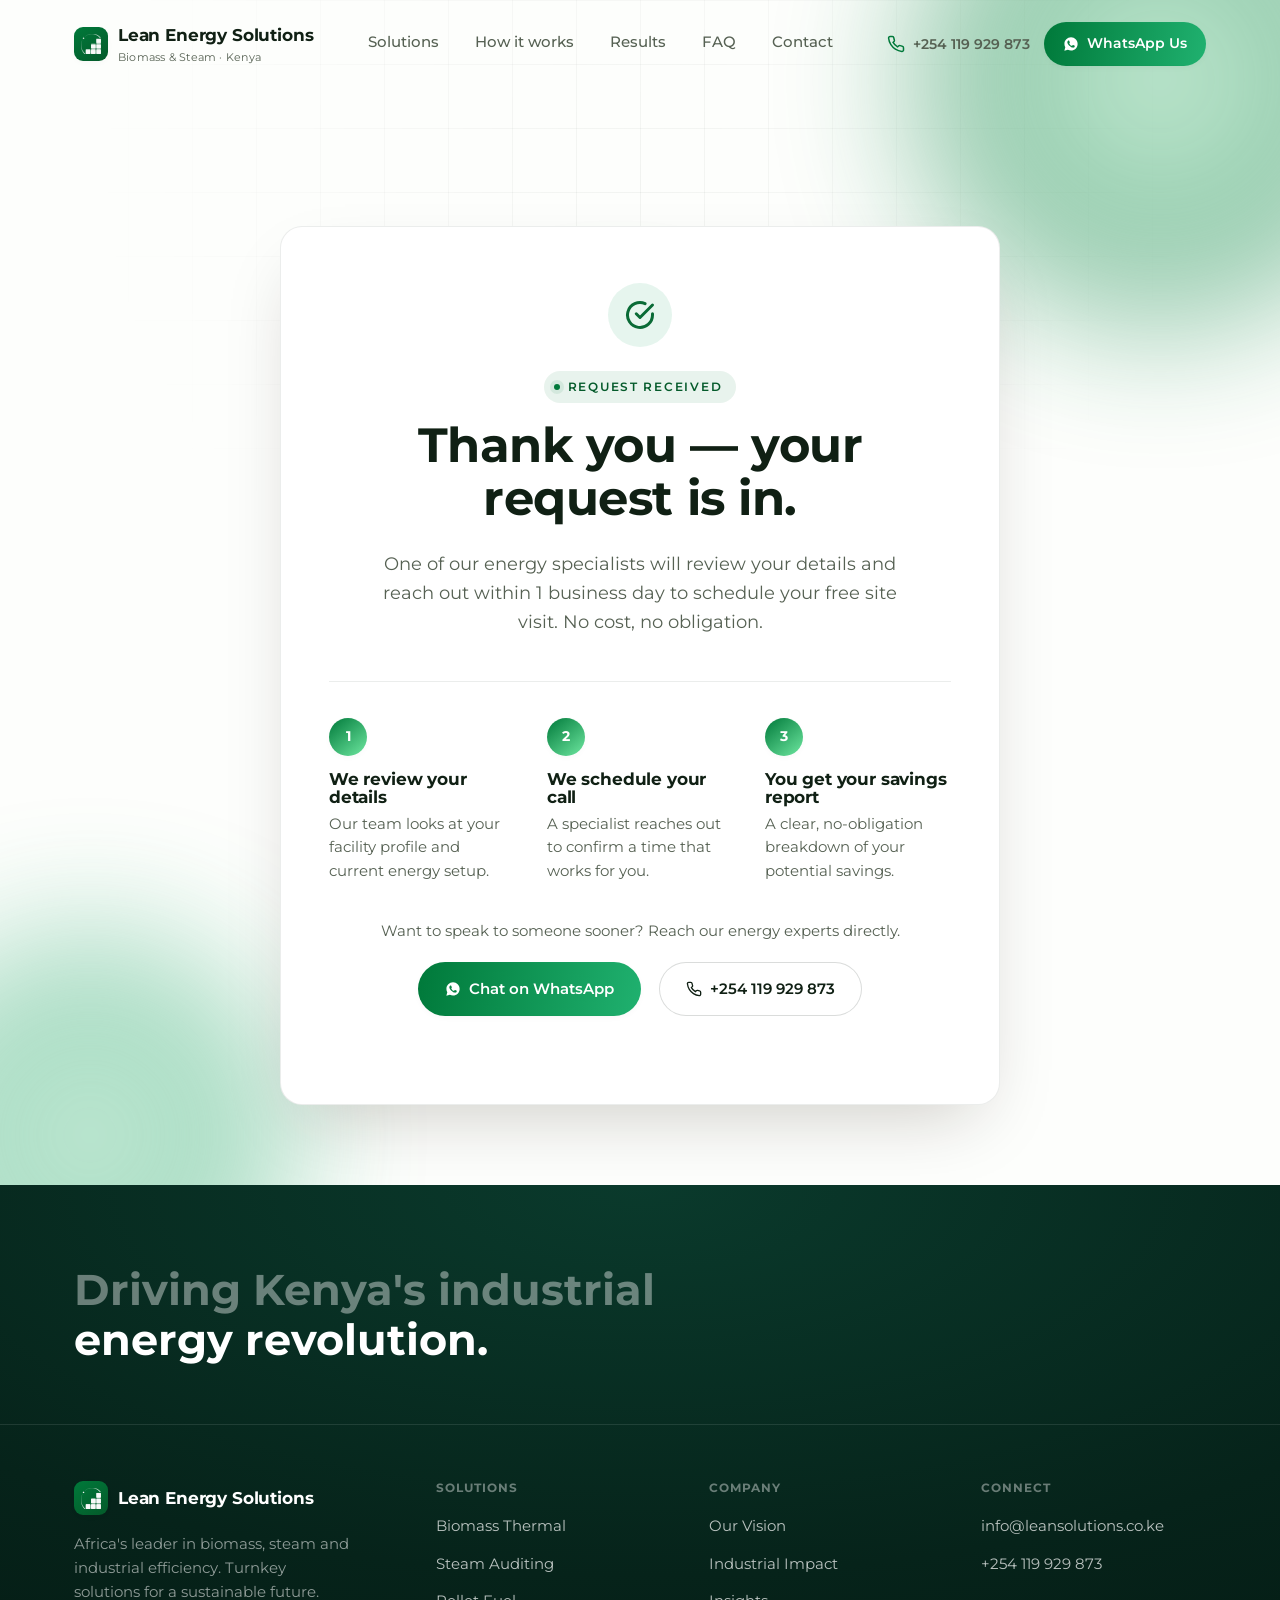
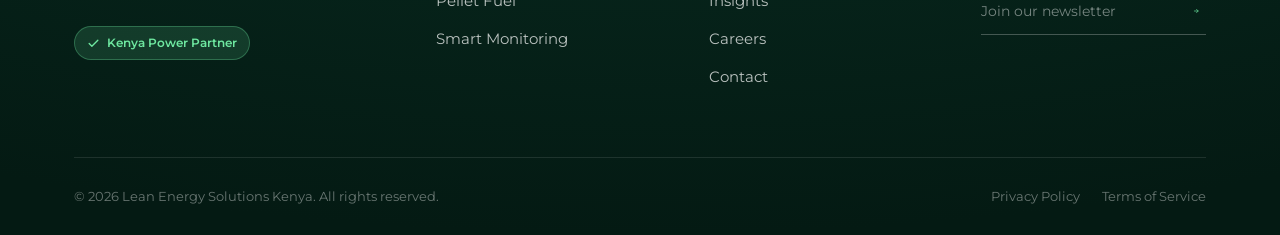
<file: thank-you.html>
<!doctype html>
<html lang="en">
<head>
<meta charset="UTF-8">
<meta name="viewport" content="width=device-width, initial-scale=1.0">
<title>Thank You | Lean Energy Solutions</title>
<meta name="description" content="Thanks for requesting a free site visit from Lean Energy Solutions. Our team will be in touch within 1 business day.">
<meta name="robots" content="noindex,follow">
<link rel="icon" type="image/png" href="assets/brand/favicon.png">
<link rel="preconnect" href="https://fonts.googleapis.com">
<link rel="preconnect" href="https://fonts.gstatic.com" crossorigin>
<link href="https://fonts.googleapis.com/css2?family=Montserrat:wght@400;500;600;700;800;900&display=swap" rel="stylesheet">
<link rel="stylesheet" href="styles.css?v=20260922a">
</head>
<body>

<div class="scroll-progress" id="scrollProgress"></div>

<!-- ============ HEADER ============ -->
<header class="site" id="siteHeader">
  <div class="container nav-inner">
    <a href="index.html" class="brand">
      <span class="brand-mark">
        <img src="assets/brand/lean-icon-white.png" alt="" width="20" height="20">
      </span>
      <span>Lean Energy Solutions<small>Biomass &amp; Steam · Kenya</small></span>
    </a>

    <nav class="primary">
      <a href="index.html#solutions">Solutions</a>
      <a href="index.html#how-it-works">How it works</a>
      <a href="index.html#results">Results</a>
      <a href="index.html#faq">FAQ</a>
      <a href="index.html#contact">Contact</a>
    </nav>

    <div class="header-cta">
      <a class="tel-link" href="tel:+254119929873">
        <svg viewBox="0 0 24 24" fill="none" stroke="currentColor" stroke-width="2" stroke-linecap="round"><path d="M22 16.92v3a2 2 0 0 1-2.18 2 19.79 19.79 0 0 1-8.63-3.07 19.5 19.5 0 0 1-6-6 19.79 19.79 0 0 1-3.07-8.67A2 2 0 0 1 4.11 2h3a2 2 0 0 1 2 1.72c.127.96.362 1.903.7 2.81a2 2 0 0 1-.45 2.11L8.09 9.91a16 16 0 0 0 6 6l1.27-1.27a2 2 0 0 1 2.11-.45c.907.338 1.85.573 2.81.7A2 2 0 0 1 22 16.92z"/></svg>
        +254 119 929 873
      </a>
      <a href="https://wa.me/254119929873?text=Hi%2C%20I%20just%20requested%20a%20free%20site%20visit%20and%20would%20like%20to%20speak%20to%20an%20expert." target="_blank" rel="noopener" class="btn btn-primary btn-sm">
        <svg viewBox="0 0 24 24" fill="currentColor"><path d="M12.04 2C6.58 2 2.13 6.45 2.13 11.91c0 1.75.46 3.45 1.32 4.95L2.05 22l5.25-1.38a9.9 9.9 0 0 0 4.74 1.21h.01c5.46 0 9.9-4.45 9.9-9.91C21.95 6.45 17.5 2 12.04 2Zm5.8 14.05c-.24.68-1.4 1.3-1.93 1.38-.49.08-1.1.11-1.78-.11-.41-.13-.94-.3-1.62-.6-2.84-1.23-4.7-4.1-4.84-4.29-.14-.19-1.15-1.53-1.15-2.92s.72-2.07.98-2.35c.24-.27.53-.34.7-.34.18 0 .35 0 .5.01.16.01.38-.06.59.45.24.57.79 1.97.86 2.11.07.14.12.31.02.5-.09.19-.14.31-.28.48-.14.16-.29.36-.42.49-.14.14-.28.29-.12.57.16.28.71 1.17 1.53 1.9 1.05.94 1.94 1.23 2.22 1.37.28.14.44.12.61-.07.16-.19.69-.8.87-1.08.18-.27.36-.23.6-.14.24.09 1.53.72 1.79.85.26.14.44.2.5.32.06.11.06.65-.18 1.33Z"/></svg>
        WhatsApp Us
      </a>
      <button class="nav-toggle" id="navToggle" aria-label="Open menu">
        <svg viewBox="0 0 24 24" fill="none" stroke="currentColor" stroke-width="2" stroke-linecap="round"><path d="M4 6h16M4 12h16M4 18h16"/></svg>
      </button>
    </div>
  </div>
</header>

<div class="mobile-menu" id="mobileMenu">
  <a href="index.html#solutions">Solutions</a>
  <a href="index.html#how-it-works">How it works</a>
  <a href="index.html#results">Results</a>
  <a href="index.html#faq">FAQ</a>
  <a href="index.html#contact">Contact</a>
  <a href="https://wa.me/254119929873?text=Hi%2C%20I%20just%20requested%20a%20free%20site%20visit%20and%20would%20like%20to%20speak%20to%20an%20expert." target="_blank" rel="noopener" class="btn btn-primary btn-block">WhatsApp Us →</a>
  <a href="tel:+254119929873" class="btn btn-ghost btn-block" style="margin-top:12px;">Call +254 119 929 873</a>
</div>

<main id="top">

  <!-- ============ THANK YOU ============ -->
  <section class="hero" style="padding-bottom:80px;">
    <div class="hero-blob b1" aria-hidden="true"></div>
    <div class="hero-blob b2" aria-hidden="true"></div>
    <div class="hero-blob b3" aria-hidden="true"></div>
    <div class="container">
      <div class="thanks-card" data-reveal>
        <div class="modal-success-icon" style="margin:0 auto 24px;">
          <svg viewBox="0 0 24 24" fill="none" stroke="currentColor" stroke-width="2.4" stroke-linecap="round" stroke-linejoin="round"><path d="M22 11.08V12a10 10 0 1 1-5.93-9.14"/><path d="M22 4 12 14.01l-3-3"/></svg>
        </div>
        <div class="eyebrow" style="justify-content:center;">Request Received</div>
        <h1 style="font-size:clamp(2rem,4vw,3rem);">Thank you — your request is in.</h1>
        <p class="hero-sub" style="margin:18px auto 0; text-align:center;">One of our energy specialists will review your details and reach out within 1 business day to schedule your free site visit. No cost, no obligation.</p>

        <div class="thanks-steps">
          <div class="thanks-step">
            <span class="step-num" style="margin-bottom:14px;">1</span>
            <h3 style="font-size:1.05rem; margin-bottom:6px;">We review your details</h3>
            <p style="color:var(--text-muted); font-size:0.92rem;">Our team looks at your facility profile and current energy setup.</p>
          </div>
          <div class="thanks-step">
            <span class="step-num" style="margin-bottom:14px;">2</span>
            <h3 style="font-size:1.05rem; margin-bottom:6px;">We schedule your call</h3>
            <p style="color:var(--text-muted); font-size:0.92rem;">A specialist reaches out to confirm a time that works for you.</p>
          </div>
          <div class="thanks-step">
            <span class="step-num" style="margin-bottom:14px;">3</span>
            <h3 style="font-size:1.05rem; margin-bottom:6px;">You get your savings report</h3>
            <p style="color:var(--text-muted); font-size:0.92rem;">A clear, no-obligation breakdown of your potential savings.</p>
          </div>
        </div>

        <p style="color:var(--text-muted); font-size:0.95rem; margin-top:36px;">Want to speak to someone sooner? Reach our energy experts directly.</p>
        <div class="hero-ctas" style="justify-content:center; margin-top:18px;">
          <a href="https://wa.me/254119929873?text=Hi%2C%20I%20just%20requested%20a%20free%20site%20visit%20and%20would%20like%20to%20speak%20to%20an%20expert." target="_blank" rel="noopener" class="btn btn-primary">
            <svg viewBox="0 0 24 24" fill="currentColor"><path d="M12.04 2C6.58 2 2.13 6.45 2.13 11.91c0 1.75.46 3.45 1.32 4.95L2.05 22l5.25-1.38a9.9 9.9 0 0 0 4.74 1.21h.01c5.46 0 9.9-4.45 9.9-9.91C21.95 6.45 17.5 2 12.04 2Zm5.8 14.05c-.24.68-1.4 1.3-1.93 1.38-.49.08-1.1.11-1.78-.11-.41-.13-.94-.3-1.62-.6-2.84-1.23-4.7-4.1-4.84-4.29-.14-.19-1.15-1.53-1.15-2.92s.72-2.07.98-2.35c.24-.27.53-.34.7-.34.18 0 .35 0 .5.01.16.01.38-.06.59.45.24.57.79 1.97.86 2.11.07.14.12.31.02.5-.09.19-.14.31-.28.48-.14.16-.29.36-.42.49-.14.14-.28.29-.12.57.16.28.71 1.17 1.53 1.9 1.05.94 1.94 1.23 2.22 1.37.28.14.44.12.61-.07.16-.19.69-.8.87-1.08.18-.27.36-.23.6-.14.24.09 1.53.72 1.79.85.26.14.44.2.5.32.06.11.06.65-.18 1.33Z"/></svg>
            Chat on WhatsApp
          </a>
          <a href="tel:+254119929873" class="btn btn-ghost">
            <svg viewBox="0 0 24 24" fill="none" stroke="currentColor" stroke-width="2" stroke-linecap="round"><path d="M22 16.92v3a2 2 0 0 1-2.18 2 19.79 19.79 0 0 1-8.63-3.07 19.5 19.5 0 0 1-6-6 19.79 19.79 0 0 1-3.07-8.67A2 2 0 0 1 4.11 2h3a2 2 0 0 1 2 1.72c.127.96.362 1.903.7 2.81a2 2 0 0 1-.45 2.11L8.09 9.91a16 16 0 0 0 6 6l1.27-1.27a2 2 0 0 1 2.11-.45c.907.338 1.85.573 2.81.7A2 2 0 0 1 22 16.92z"/></svg>
            +254 119 929 873
          </a>
        </div>
      </div>
    </div>
  </section>

</main>

<!-- ============ FOOTER ============ -->
<footer class="site">
  <div class="footer-tagline-band">
    <div class="container">
      <p class="footer-tagline"><span>Driving Kenya's industrial</span><b>energy revolution.</b></p>
    </div>
  </div>
  <div class="container">
    <div class="footer-top">
      <div class="footer-brand">
        <a href="index.html" class="brand">
          <span class="brand-mark"><img src="assets/brand/lean-icon-white.png" alt="" width="20" height="20"></span>
          <span>Lean Energy Solutions</span>
        </a>
        <p>Africa's leader in biomass, steam and industrial efficiency. Turnkey solutions for a sustainable future.</p>
        <span class="badge-partner">
          <svg viewBox="0 0 24 24" fill="none" stroke="currentColor" stroke-width="2.5" stroke-linecap="round" stroke-linejoin="round"><path d="M20 6 9 17l-5-5"/></svg>
          Kenya Power Partner
        </span>
      </div>
      <div class="footer-col">
        <h4>Solutions</h4>
        <ul>
          <li><a href="index.html#solutions">Biomass Thermal</a></li>
          <li><a href="index.html#solutions">Steam Auditing</a></li>
          <li><a href="index.html#solutions">Pellet Fuel</a></li>
          <li><a href="index.html#solutions">Smart Monitoring</a></li>
        </ul>
      </div>
      <div class="footer-col">
        <h4>Company</h4>
        <ul>
          <li><a href="index.html">Our Vision</a></li>
          <li><a href="index.html#results">Industrial Impact</a></li>
          <li><a href="index.html#faq">Insights</a></li>
          <li><a href="index.html#contact">Careers</a></li>
          <li><a href="index.html#contact">Contact</a></li>
        </ul>
      </div>
      <div class="footer-col">
        <h4>Connect</h4>
        <ul>
          <li><a href="mailto:info@leansolutions.co.ke">info@leansolutions.co.ke</a></li>
          <li><a href="tel:+254119929873">+254 119 929 873</a></li>
        </ul>
        <form class="footer-newsletter" id="newsletterForm">
          <label for="nlEmail" class="sr-only">Email address</label>
          <input id="nlEmail" type="email" name="email" placeholder="Join our newsletter" required>
          <button type="submit" aria-label="Subscribe">
            <svg viewBox="0 0 24 24" fill="none" stroke="currentColor" stroke-width="2.4" stroke-linecap="round"><path d="M5 12h14M13 6l6 6-6 6"/></svg>
          </button>
        </form>
      </div>
    </div>
    <div class="footer-bottom">
      <span>© <span id="year"></span> Lean Energy Solutions Kenya. All rights reserved.</span>
      <div class="links">
        <a href="#">Privacy Policy</a>
        <a href="#">Terms of Service</a>
      </div>
    </div>
  </div>
</footer>

<script src="script.js?v=20260922a"></script>
</body>
</html>
</file>
<file: styles.css>
/* ============================================================
   Lean Energy Solutions — Landing Page
   Design system: bright, warm, single-accent, motion-forward
   ============================================================ */

:root{
  --bg:            #fdfefc;
  --bg-soft:       #f0f7f2;
  --surface:       #ffffff;
  --surface-2:     #f3f8f4;
  --border:        rgba(10,25,15,0.08);
  --border-strong: rgba(10,25,15,0.15);
  --text:          #102014;   /* LES's own body-text green-black */
  --text-muted:    #566153;
  --text-faint:    #869082;

  --accent:        #00793a;   /* LES brand green — matches leansolutions.co.ke CTA */
  --accent-hover:  #059646;
  --accent-soft:   rgba(0,121,58,0.09);
  --accent-dark:   #045a2a;
  --mint:          #6ee7a0;   /* LES's bright highlight green */
  --mint-soft:     rgba(110,231,160,0.20);
  --green:         #0f9b5c;   /* secondary support green */
  --green-soft:    rgba(15,155,92,0.10);
  --green-dark:    #0a6b36;

  --danger:        #d0483c;   /* problem / pain-point red */
  --danger-soft:   rgba(208,72,60,0.09);
  --danger-dark:   #a8392f;

  --radius-sm: 8px;
  --radius-md: 14px;
  --radius-lg: 22px;

  --container: 1180px;
  --font-display: "Montserrat", system-ui, sans-serif;   /* matches leansolutions.co.ke */
  --font-body: "Montserrat", system-ui, -apple-system, sans-serif;

  --ease: cubic-bezier(.16,.84,.44,1);
  --shadow-sm: 0 2px 10px -4px rgba(30,20,0,0.08);
  --shadow-md: 0 16px 40px -16px rgba(30,20,0,0.16);
  --shadow-lg: 0 30px 70px -24px rgba(30,20,0,0.22);
}

*,*::before,*::after{ box-sizing:border-box; }
html{ scroll-behavior:smooth; }
html,body{ margin:0; padding:0; }
body{
  background:var(--bg);
  color:var(--text);
  font-family:var(--font-body);
  font-size:16px;
  line-height:1.6;
  -webkit-font-smoothing:antialiased;
  overflow-x:hidden;
}
img,svg{ display:block; max-width:100%; }
a{ color:inherit; text-decoration:none; }
ul{ list-style:none; margin:0; padding:0; }
h1,h2,h3,h4{ font-family:var(--font-display); font-weight:700; line-height:1.1; margin:0; letter-spacing:-0.01em; }
p{ margin:0; }
button{ font-family:inherit; cursor:pointer; }
input,select,textarea{ font-family:inherit; font-size:1rem; }

.container{ width:100%; max-width:var(--container); margin:0 auto; padding:0 24px; }
.accent{ color:var(--accent); }
.green{ color:var(--green); }

.grad-text{
  background:linear-gradient(100deg, var(--accent) 0%, var(--mint) 45%, var(--accent) 100%);
  background-size:220% auto;
  -webkit-background-clip:text; background-clip:text; color:transparent;
  animation:shine 6s linear infinite;
}
@keyframes shine{ to{ background-position:-220% center; } }

.eyebrow{
  display:inline-flex; align-items:center; gap:8px;
  font-family:var(--font-display);
  font-size:0.78rem; font-weight:600; letter-spacing:0.14em; text-transform:uppercase;
  color:var(--accent-dark);
  margin-bottom:16px;
  padding:6px 14px 6px 10px;
  background:var(--accent-soft);
  border-radius:100px;
}
.eyebrow::before{
  content:""; width:6px; height:6px; border-radius:50%; background:var(--accent);
  box-shadow:0 0 0 4px var(--accent-soft);
}

.section{ padding:112px 0; position:relative; }
.section-head{ max-width:640px; margin-bottom:56px; }
.section-head.center{ margin-left:auto; margin-right:auto; text-align:center; }
.section-head.center .eyebrow{ margin-left:auto; margin-right:auto; }
.section-head h2{ font-size:clamp(1.9rem,3.4vw,2.8rem); margin-bottom:18px; }
.section-head h2.h2-tight{ font-size:clamp(1.5rem,2.8vw,2.3rem); }
#problem .section-head h2.h2-tight{ font-size:clamp(1.3rem,2.8vw,2.3rem); }
.section-head h2.h2-balance{ text-wrap:balance; }
@media (max-width:860px){ .br-lg{ display:none; } }
.section-head p{ color:var(--text-muted); font-size:1.08rem; }

/* Buttons */
.btn{
  display:inline-flex; align-items:center; justify-content:center; gap:8px;
  padding:14px 26px; border-radius:100px; font-weight:600; font-size:0.95rem;
  border:1px solid transparent; transition:transform .3s var(--ease), background .3s, border-color .3s, box-shadow .3s;
  white-space:nowrap; position:relative; overflow:hidden;
}
.btn-primary{
  background:linear-gradient(100deg, var(--accent), #22b573, var(--accent));
  background-size:220% auto; background-position:0% center;
  color:#ffffff;
  box-shadow:var(--shadow-sm);
}
.btn-primary:hover{ background-position:100% center; transform:translateY(-2px); box-shadow:0 14px 32px -10px rgba(0,121,58,0.45); }
.btn-ghost{
  background:var(--surface); color:var(--text); border-color:var(--border-strong);
}
.btn-ghost:hover{ border-color:var(--text); transform:translateY(-2px); box-shadow:var(--shadow-sm); }
.btn-sm{ padding:10px 18px; font-size:0.85rem; }
.btn svg{ width:16px; height:16px; transition:transform .25s var(--ease); }
.btn:hover svg{ transform:translateX(3px); }
.btn-block{ width:100%; }

/* ---------- Scroll progress ---------- */
.scroll-progress{
  position:fixed; top:0; left:0; height:3px; width:0%; z-index:200;
  background:linear-gradient(90deg, var(--accent), var(--green));
  transition:width .1s linear;
}

/* ---------- Header ---------- */
header.site{
  position:fixed; top:0; left:0; right:0; z-index:100;
  border-bottom:1px solid transparent;
  transition:background .3s var(--ease), border-color .3s var(--ease), padding .3s var(--ease), box-shadow .3s;
  padding:22px 0;
}
header.site.scrolled{
  background:rgba(253,252,249,0.82);
  backdrop-filter:blur(14px);
  -webkit-backdrop-filter:blur(14px);
  border-bottom-color:var(--border);
  padding:14px 0;
  box-shadow:var(--shadow-sm);
}
.nav-inner{ display:flex; align-items:center; justify-content:space-between; gap:24px; }
.brand{ display:flex; align-items:center; gap:10px; font-family:var(--font-display); font-weight:700; font-size:1.05rem; letter-spacing:-0.01em; color:var(--text); transition:color .3s; }
.brand-mark{
  width:34px; height:34px; border-radius:9px;
  background:linear-gradient(145deg,var(--accent),var(--accent-dark));
  display:flex; align-items:center; justify-content:center; flex-shrink:0;
  box-shadow:var(--shadow-sm);
}
.brand-mark svg{ width:18px; height:18px; }
.brand-mark img{ width:20px; height:auto; display:block; }
.brand small{ display:block; font-family:var(--font-body); font-weight:400; font-size:0.68rem; color:var(--text-muted); letter-spacing:0.02em; }

nav.primary{ display:flex; align-items:center; gap:36px; }
nav.primary a{
  font-size:0.92rem; color:var(--text-muted); font-weight:500; transition:color .2s;
  position:relative; padding-bottom:2px;
}
nav.primary a::after{
  content:""; position:absolute; left:0; bottom:-2px; width:0; height:2px; background:var(--accent);
  transition:width .25s var(--ease);
}
nav.primary a:hover{ color:var(--text); }
nav.primary a:hover::after{ width:100%; }

.header-cta{ display:flex; align-items:center; gap:14px; }

.nav-toggle{
  display:none; width:40px; height:40px; align-items:center; justify-content:center;
  background:var(--surface); border:1px solid var(--border); border-radius:8px; color:var(--text);
  transition:background .3s, border-color .3s, color .3s;
}
.nav-toggle svg{ width:18px; height:18px; }

.mobile-menu{
  position:fixed; inset:0; z-index:99; background:var(--bg);
  display:flex; flex-direction:column; padding:100px 28px 40px;
  transform:translateY(-8px); opacity:0; pointer-events:none;
  transition:opacity .28s var(--ease), transform .28s var(--ease);
}
.mobile-menu.open{ opacity:1; transform:translateY(0); pointer-events:auto; }
.mobile-menu a{ font-size:1.5rem; font-family:var(--font-display); padding:14px 0; border-bottom:1px solid var(--border); }
.mobile-menu .btn{ margin-top:28px; }

/* ---------- Hero ---------- */
.hero{
  position:relative; padding:186px 0 120px; overflow:hidden;
}
.hero-blob{
  position:absolute; border-radius:50%; filter:blur(70px); z-index:0; opacity:0.55;
  animation:drift 16s ease-in-out infinite alternate;
}
.hero-blob.b1{ width:480px; height:480px; top:-160px; right:-120px; background:radial-gradient(circle, #b9f3cf, #00793a 70%); animation-duration:18s; }
.hero-blob.b2{ width:380px; height:380px; bottom:-140px; left:-100px; background:radial-gradient(circle, #d4f5e0, #0f9b5c 70%); animation-duration:22s; animation-delay:-4s; }
.hero-blob.b3{ width:260px; height:260px; top:30%; left:38%; background:radial-gradient(circle, #eafff0, #6ee7a0 70%); opacity:0.4; animation-duration:14s; animation-delay:-8s; }
@keyframes drift{
  0%{ transform:translate(0,0) scale(1); }
  100%{ transform:translate(30px,-30px) scale(1.08); }
}
.hero::after{
  content:""; position:absolute; inset:0; z-index:0; opacity:0.6;
  background-image:
    linear-gradient(var(--border) 1px, transparent 1px),
    linear-gradient(90deg, var(--border) 1px, transparent 1px);
  background-size:64px 64px;
  mask-image:radial-gradient(60% 55% at 50% 15%, black, transparent 75%);
  -webkit-mask-image:radial-gradient(60% 55% at 50% 15%, black, transparent 75%);
}
.hero-inner{ position:relative; z-index:1; display:grid; grid-template-columns:1.05fr 0.95fr; gap:56px; align-items:center; }

/* ---------- Thank-you page ---------- */
.thanks-card{
  position:relative; z-index:1; max-width:720px; margin:40px auto 0; text-align:center;
  background:var(--surface); border:1px solid var(--border); border-radius:var(--radius-lg);
  padding:56px 48px; box-shadow:var(--shadow-lg);
}
.thanks-steps{
  display:grid; grid-template-columns:repeat(3,1fr); gap:32px; margin-top:44px;
  padding-top:36px; border-top:1px solid var(--border); text-align:left;
}
@media (max-width:700px){
  .thanks-card{ padding:40px 24px; }
  .thanks-steps{ grid-template-columns:1fr; gap:24px; }
}
.hero h1{ font-size:clamp(2.4rem,4.6vw,3.85rem); margin-bottom:24px; }
.hero-sub{ font-size:1.15rem; color:var(--text-muted); max-width:540px; margin-bottom:36px; }
.hero-ctas{ display:flex; align-items:center; gap:18px; flex-wrap:wrap; margin-bottom:32px; }
.hero-highlights{ display:flex; flex-wrap:wrap; gap:12px; margin-bottom:28px; }
.hero-highlight{
  display:inline-flex; align-items:center; gap:7px; background:var(--green-soft); color:var(--green-dark);
  font-size:0.85rem; font-weight:700; padding:8px 16px; border-radius:100px;
}
.hero-highlight svg{ width:15px; height:15px; color:var(--accent); flex-shrink:0; }
.hero-trust{ display:flex; flex-wrap:wrap; gap:22px; font-size:0.85rem; color:var(--text-faint); }
.hero-trust li{ display:flex; align-items:center; gap:8px; }
.hero-trust svg{ width:15px; height:15px; color:var(--green); flex-shrink:0; }

.hero-stats{ display:flex; flex-wrap:wrap; gap:36px; padding-top:26px; border-top:1px solid var(--border); }
.hero-stat b{ display:block; font-family:var(--font-display); font-size:1.9rem; font-weight:700; color:var(--text); }
.hero-stat span{ font-size:0.82rem; color:var(--text-faint); white-space:nowrap; }

/* Hero visual card */
.hero-visual{ position:relative; animation:float-y 6s ease-in-out infinite; }
@keyframes float-y{
  0%,100%{ transform:translateY(0); }
  50%{ transform:translateY(-14px); }
}
.hv-card{
  background:var(--surface);
  border:1px solid var(--border); border-radius:var(--radius-lg);
  padding:28px; box-shadow:var(--shadow-lg);
}
.mock-chrome{ display:flex; gap:6px; margin-bottom:20px; }
.mock-chrome .dot{ width:9px; height:9px; border-radius:50%; background:var(--border-strong); }
.mock-chrome .dot:nth-child(1){ background:#e6a23c; }
.mock-chrome .dot:nth-child(2){ background:var(--accent); }
.hv-top{ display:flex; align-items:center; justify-content:space-between; margin-bottom:22px; }
.hv-label{ font-size:0.78rem; color:var(--text-muted); font-weight:600; letter-spacing:0.04em; text-transform:uppercase; }
.hv-pill{
  display:inline-flex; align-items:center; gap:6px; background:var(--green-soft); color:var(--green-dark);
  font-size:0.72rem; font-weight:700; padding:5px 10px; border-radius:100px;
}
.hv-pill::before{ content:""; width:6px; height:6px; border-radius:50%; background:var(--green); animation:pulse-dot 1.6s ease-in-out infinite; }
@keyframes pulse-dot{ 0%,100%{ box-shadow:0 0 0 0 rgba(79,157,69,0.5);} 50%{ box-shadow:0 0 0 5px rgba(79,157,69,0);} }
.hv-chart{ height:170px; margin-bottom:18px; }
.js-ready .hv-chart path#savingsLine{
  stroke-dasharray:600; stroke-dashoffset:600;
  animation:draw-line 1.8s var(--ease) forwards;
  animation-play-state:paused;
}
.js-ready [data-reveal].in .hv-chart path#savingsLine{ animation-play-state:running; }
@keyframes draw-line{ to{ stroke-dashoffset:0; } }
.hv-chart circle#endDot{ animation:end-dot-pulse 2.2s ease-in-out infinite; animation-delay:1.8s; transform-origin:center; transform-box:fill-box; }
@keyframes end-dot-pulse{
  0%,100%{ transform:scale(1); }
  50%{ transform:scale(1.6); }
}

/* traveling dot: gives both charts a continuous "live" flow along the line */
.travel-dot{ opacity:0; offset-rotate:0deg; }
.travel-dot--hero{
  fill:#ffffff; stroke:var(--accent); stroke-width:2;
  filter:drop-shadow(0 0 4px rgba(0,121,58,0.6));
}
.travel-dot--fuel{
  fill:#ffffff; stroke:var(--danger); stroke-width:2;
  filter:drop-shadow(0 0 3px rgba(208,72,60,0.55));
}
[data-reveal].in .travel-dot--hero{
  animation:travel-dot-move 3.6s linear infinite, travel-dot-in .4s ease forwards;
  animation-delay:1.6s, 1.6s;
}
.problem-grid.in .travel-dot--fuel{
  animation:travel-dot-move 3s linear infinite, travel-dot-in .4s ease forwards;
  animation-delay:1.1s, 1.1s;
}
@keyframes travel-dot-in{ to{ opacity:1; } }
@keyframes travel-dot-move{
  0%{ offset-distance:0%; }
  100%{ offset-distance:100%; }
}
@media (prefers-reduced-motion: reduce){
  .travel-dot{ display:none; }
}
.hv-figures{ display:flex; align-items:baseline; gap:10px; margin-bottom:4px; }
.hv-figures .big{ font-family:var(--font-display); font-size:2.6rem; font-weight:700; }
.hv-figures .delta{ color:var(--green-dark); font-weight:700; font-size:1rem; display:inline-flex; align-items:center; gap:4px; }
.hv-figures .delta svg{ width:14px; height:14px; animation:bob-down 1.6s ease-in-out infinite; }
@keyframes bob-down{ 0%,100%{ transform:translateY(-2px); } 50%{ transform:translateY(2px); } }
.hv-grid{ display:grid; grid-template-columns:repeat(3,1fr); gap:10px; margin-top:22px; }
.hv-stat{ background:var(--surface-2); border:1px solid var(--border); border-radius:var(--radius-sm); padding:14px 8px; text-align:center; }
.hv-stat b{ display:block; font-family:var(--font-display); font-size:1.4rem; margin-bottom:4px; }
.hv-stat span{ display:block; font-size:0.64rem; line-height:1.35; color:var(--text-faint); text-transform:uppercase; letter-spacing:0.02em; }
.hv-caption{ color:var(--text-faint); font-size:0.85rem; }
.hv-float{
  position:absolute; bottom:-22px; left:-22px; background:var(--surface);
  border:1px solid var(--border-strong); border-radius:var(--radius-md); padding:14px 18px;
  display:flex; align-items:center; gap:12px; box-shadow:var(--shadow-md);
  animation:float-y 5s ease-in-out infinite; animation-delay:-1.5s;
}
.hv-float .ico{ width:36px; height:36px; border-radius:8px; background:var(--accent-soft); display:flex; align-items:center; justify-content:center; }
.hv-float .ico svg{ width:18px; height:18px; color:var(--accent); }
.hv-float b{ display:block; font-size:0.92rem; }
.hv-float span{ font-size:0.75rem; color:var(--text-faint); }

/* ---------- Industries we power: video card grid ---------- */
.photo-grid.industries-grid{ grid-template-columns:repeat(4,1fr); }
.industries-grid .photo-card{ aspect-ratio:1/1; }

/* ---------- Logo cloud: static colour grid ---------- */
.logo-cloud{ padding-top:96px; padding-bottom:96px; }
.logo-grid{ display:grid; grid-template-columns:repeat(5,1fr); gap:16px; }
.logo-chip{
  background:var(--surface); border:1px solid var(--border);
  border-radius:var(--radius-md); display:flex; align-items:center; justify-content:center;
  aspect-ratio:2/1; padding:14px 24px; box-shadow:var(--shadow-sm);
  transition:transform .3s var(--ease), box-shadow .3s, border-color .3s;
}
.logo-chip:hover{ transform:translateY(-5px); box-shadow:var(--shadow-md); border-color:var(--accent); }
.logo-chip img{
  max-width:100%; max-height:44px; width:auto; height:auto; object-fit:contain;
}

.problem-head-row{ display:grid; grid-template-columns:1.1fr 0.9fr; gap:48px; align-items:center; margin-bottom:56px; }
.problem-head-row .section-head{ margin-bottom:0; max-width:none; }
.problem-photo{ border-radius:var(--radius-lg); overflow:hidden; aspect-ratio:5/4; box-shadow:var(--shadow-md); }
.problem-photo img{ width:100%; height:100%; object-fit:cover; }

/* ---------- Problem cards ---------- */
.problem-grid{ display:grid; grid-template-columns:repeat(3,1fr); gap:22px; }
.p-card{
  background:var(--surface); border:1px solid var(--border); border-radius:var(--radius-lg); padding:32px;
  transition:border-color .3s, transform .3s var(--ease), box-shadow .3s;
}
.p-card:hover{ border-color:var(--border-strong); transform:translateY(-6px); box-shadow:var(--shadow-md); }
.p-card .num{ font-family:var(--font-display); font-size:0.85rem; color:var(--danger); font-weight:700; margin-bottom:18px; display:block; }
.p-card h3{ font-size:1.2rem; margin-bottom:8px; }
.p-card p{ color:var(--text-muted); font-size:0.95rem; margin-bottom:22px; }

/* -- mini data-viz per problem card -- */
.p-visual{ height:74px; display:flex; align-items:flex-end; }

/* card 1: rising fuel-cost line chart */
.fuel-chart{ width:100%; height:100%; }
.fuel-chart .grid-line{ stroke:var(--border); stroke-width:1; }
.fuel-chart .fuel-line{ stroke:var(--danger); stroke-width:2.5; fill:none; stroke-linecap:round; }
.js-ready .fuel-chart .fuel-line{ stroke-dasharray:220; stroke-dashoffset:220; }
.js-ready .problem-grid.in .fuel-chart .fuel-line{ animation:draw-line 1.3s var(--ease) forwards; animation-delay:.2s; }
.fuel-chart .fuel-fill{ fill:url(#fuelGradient); }
.js-ready .fuel-chart .fuel-fill{ opacity:0; }
.js-ready .problem-grid.in .fuel-chart .fuel-fill{ animation:fade-in .8s ease forwards; animation-delay:1s; }
.fuel-chart .fuel-dot{ transform-origin:center; transform-box:fill-box; }
.js-ready .fuel-chart .fuel-dot{ opacity:0; }
.problem-grid.in .fuel-chart .fuel-dot{
  animation:travel-dot-in .3s ease forwards, end-dot-pulse 2.2s ease-in-out infinite;
  animation-delay:1.5s, 1.5s;
}
.fuel-badge{
  display:inline-flex; align-items:center; gap:5px; font-size:0.76rem; font-weight:700; color:var(--danger-dark);
  background:var(--danger-soft); padding:4px 10px; border-radius:100px; margin-top:10px;
}
.fuel-badge svg{ width:12px; height:12px; }
@keyframes fade-in{ to{ opacity:1; } }

/* card 2: unstable grid power — flickering signal bars */
.signal-bars{ display:flex; align-items:flex-end; gap:6px; width:100%; height:100%; }
.signal-bars i{
  flex:1; border-radius:3px 3px 0 0; background:var(--danger); opacity:0.85;
  animation:flicker 2.6s ease-in-out infinite;
}
.signal-bars i:nth-child(1){ height:38%; animation-delay:0s; }
.signal-bars i:nth-child(2){ height:64%; animation-delay:.15s; background:var(--border-strong); animation:none; }
.signal-bars i:nth-child(3){ height:100%; animation-delay:.3s; }
.signal-bars i:nth-child(4){ height:48%; animation-delay:.5s; background:var(--border-strong); animation:none; }
.signal-bars i:nth-child(5){ height:80%; animation-delay:.7s; }
.signal-bars i:nth-child(6){ height:30%; animation-delay:.9s; background:var(--border-strong); animation:none; }
@keyframes flicker{
  0%,100%{ opacity:0.85; transform:scaleY(1); }
  45%{ opacity:0.85; transform:scaleY(1); }
  48%{ opacity:0.25; transform:scaleY(0.55); }
  52%{ opacity:0.9; transform:scaleY(1); }
  70%{ opacity:0.3; transform:scaleY(0.7); }
  74%{ opacity:0.85; transform:scaleY(1); }
}
.p-card:hover .signal-bars i{ animation-play-state:running; }

/* card 3: capital locked gauge */
.capital-gauge{ width:100%; }
.cg-track{ height:14px; border-radius:100px; background:var(--surface-2); border:1px solid var(--border); overflow:hidden; }
.cg-fill{
  height:100%; width:74%; border-radius:100px;
  background:linear-gradient(90deg, var(--danger), var(--danger-dark));
}
.js-ready .cg-fill{ width:0%; transition:width 1.4s var(--ease); }
.js-ready .problem-grid.in .cg-fill{ width:74%; }
.cg-label{ display:flex; align-items:center; justify-content:space-between; margin-top:10px; font-size:0.76rem; color:var(--text-faint); }
.cg-label b{ color:var(--danger-dark); font-family:var(--font-display); }

/* ---------- Solution: alternating feature rows ---------- */
.feature-rows{ display:flex; flex-direction:column; gap:96px; }
.feature-row{ display:grid; grid-template-columns:1fr 1fr; gap:64px; align-items:center; }
.feature-row.is-reverse .feature-row-visual{ order:2; }
.feature-row.is-reverse .feature-row-copy{ order:1; }
.feature-row-copy{ max-width:440px; }
.step-num{
  display:inline-flex; align-items:center; justify-content:center;
  font-family:var(--font-display); font-size:0.85rem; font-weight:700; color:#ffffff;
  background:linear-gradient(140deg,var(--accent),var(--mint));
  width:38px; height:38px; border-radius:50%;
  margin-bottom:22px; box-shadow:var(--shadow-sm);
}
.feature-row-copy h3{ font-size:1.6rem; margin-bottom:14px; }
.feature-row-copy p{ color:var(--text-muted); font-size:1.02rem; }

/* Small mockup card reused across feature rows */
.mock-card-sm{ max-width:400px; margin:0 auto; padding:24px; }
.mock-card-sm .hv-label{ display:block; margin-bottom:18px; }
.mock-bars{ display:flex; align-items:flex-end; gap:20px; height:110px; margin-bottom:18px; }
.mock-bar{ flex:1; display:flex; flex-direction:column; align-items:center; justify-content:flex-end; height:100%; gap:8px; }
.mock-bar-fill{ width:100%; border-radius:8px 8px 0 0; background:var(--accent); }
.mock-bar span{ font-size:0.72rem; color:var(--text-faint); }
.mock-badge{
  display:inline-block; background:var(--green-soft); color:var(--green-dark); font-weight:700;
  font-size:0.82rem; padding:8px 14px; border-radius:100px;
}
.mock-checklist{ display:flex; flex-direction:column; gap:12px; margin-bottom:18px; }
.mock-checklist li{ display:flex; align-items:center; gap:10px; font-size:0.9rem; color:var(--text-faint); }
.mock-checklist li.is-done{ color:var(--text); }
.mock-checklist li svg{ width:16px; height:16px; color:var(--accent); flex-shrink:0; }
.mock-dot-pending{ width:8px; height:8px; border-radius:50%; background:var(--border-strong); flex-shrink:0; margin:0 4px; }
.mock-progress{ height:8px; border-radius:100px; background:var(--surface-2); border:1px solid var(--border); overflow:hidden; }
.mock-progress-fill{ height:100%; width:70%; border-radius:100px; background:linear-gradient(90deg, var(--accent), var(--mint)); }
.mock-line{ display:flex; align-items:center; justify-content:space-between; padding:11px 0; border-bottom:1px solid var(--border); font-size:0.9rem; color:var(--text-muted); }
.mock-line b{ color:var(--text); font-family:var(--font-display); }
.mock-line-total{ border-bottom:none; margin-bottom:14px; }
.mock-line-total b{ font-size:1.1rem; }

.summary-strip{
  display:grid; grid-template-columns:repeat(4,1fr); gap:8px; margin-top:80px;
  background:var(--green-soft); border-radius:var(--radius-lg); padding:28px 20px;
}
.summary-item{ display:flex; align-items:center; gap:14px; padding:0 12px; }
.summary-icon{
  width:44px; height:44px; border-radius:50%; background:var(--surface); flex-shrink:0;
  display:flex; align-items:center; justify-content:center; box-shadow:var(--shadow-sm);
}
.summary-icon svg{ width:20px; height:20px; color:var(--accent-dark); }
.summary-item b{ display:block; font-family:var(--font-display); font-size:0.95rem; margin-bottom:2px; }
.summary-item span{ font-size:0.82rem; color:var(--text-muted); }

/* ---------- Services: photo grid ---------- */
.photo-grid{ display:grid; grid-template-columns:repeat(3,1fr); gap:16px; }
.photo-card{
  position:relative; display:block; aspect-ratio:4/3; border-radius:var(--radius-md); overflow:hidden;
  background:var(--surface-2); box-shadow:var(--shadow-sm);
  transition:transform .35s var(--ease), box-shadow .35s;
}
.photo-card:hover{ transform:translateY(-5px); box-shadow:var(--shadow-md); }
.photo-card img{
  position:absolute; inset:0; width:100%; height:100%; object-fit:cover; transform-origin:center;
  animation:kenburns-a 17s ease-in-out infinite alternate;
}
.photo-card:nth-child(2) img{ animation-name:kenburns-b; animation-duration:19s; }
.photo-card:nth-child(3) img{ animation-name:kenburns-c; animation-duration:21s; }
.photo-card:nth-child(4) img{ animation-name:kenburns-a; animation-duration:20s; animation-delay:-7s; }
.photo-card:nth-child(5) img{ animation-name:kenburns-b; animation-duration:18s; animation-delay:-4s; }
.photo-card:nth-child(6) img{ animation-name:kenburns-c; animation-duration:22s; animation-delay:-10s; }
.photo-card:hover img{ animation-play-state:paused; }
.photo-card video{ position:absolute; inset:0; width:100%; height:100%; object-fit:cover; }
@keyframes kenburns-a{ from{ transform:scale(1) translate(0,0); } to{ transform:scale(1.15) translate(-1.5%,-1%); } }
@keyframes kenburns-b{ from{ transform:scale(1.05) translate(1%,0); } to{ transform:scale(1.17) translate(-1%,-2%); } }
@keyframes kenburns-c{ from{ transform:scale(1.03) translate(0,1%); } to{ transform:scale(1.16) translate(1.5%,-1.5%); } }
.photo-card-scrim{
  position:absolute; inset:0; z-index:1;
  background:linear-gradient(0deg, rgba(4,10,7,0.82) 0%, rgba(4,10,7,0.28) 55%, rgba(4,10,7,0.02) 80%);
}
.photo-card-copy{ position:absolute; left:0; right:0; bottom:0; z-index:2; padding:20px; color:#fff; }
.photo-card-copy span{ display:block; font-size:1rem; font-weight:600; }
.photo-card-copy b{
  display:block; font-family:var(--font-display); font-weight:700; font-size:1.15rem; color:var(--mint);
  padding-bottom:10px; border-bottom:2px solid var(--mint); margin-bottom:2px; width:fit-content;
}

/* ---------- Benefits ---------- */
.benefits{ position:relative; background:var(--bg-soft); border-top:1px solid var(--border); border-bottom:1px solid var(--border); overflow:hidden; }
.benefits::after{
  content:""; position:absolute; top:40px; right:40px; width:120px; height:90px; z-index:0;
  background-image:radial-gradient(var(--border-strong) 1.5px, transparent 1.5px);
  background-size:14px 14px;
}
.benefits .container{ position:relative; z-index:1; }
.benefits-grid{ display:grid; grid-template-columns:repeat(3,1fr); gap:40px; }
.b-item{ padding-left:36px; border-left:1px solid var(--border); }
.b-item:first-child{ padding-left:0; border-left:none; }
.b-item h3{ font-size:1.25rem; margin-bottom:10px; display:flex; align-items:center; gap:10px; }
.b-item h3 svg{ width:22px; height:22px; color:var(--green-dark); flex-shrink:0; }
.b-item-rule{ display:block; width:26px; height:2px; background:var(--accent); margin-bottom:16px; }
.b-item p{ color:var(--text-muted); font-size:0.96rem; }

/* ---------- Stats ---------- */
#results{ position:relative; overflow:hidden; }
#results::before{
  content:""; position:absolute; left:-60px; bottom:-100px; width:340px; height:340px; z-index:0;
  border-radius:50%; border:1px solid var(--border);
}
#results::after{
  content:""; position:absolute; right:40px; bottom:40px; width:100px; height:80px; z-index:0;
  background-image:radial-gradient(var(--border-strong) 1.5px, transparent 1.5px);
  background-size:14px 14px;
}
#results .container{ position:relative; z-index:1; }

/* ---------- COMPARISON ---------- */
.compare-grid{ display:grid; grid-template-columns:1fr 1fr; gap:24px; }
.compare-card{ border-radius:var(--radius-lg); padding:36px; border:1px solid; }
.compare-bad{ background:var(--danger-soft); border-color:rgba(208,72,60,0.22); }
.compare-good{ background:var(--green-soft); border-color:rgba(15,155,92,0.22); }
.compare-tag{
  display:inline-flex; align-items:center; gap:7px; font-size:0.76rem; font-weight:700; padding:7px 14px;
  border-radius:100px; margin-bottom:18px; text-transform:uppercase; letter-spacing:0.04em;
}
.compare-tag svg{ width:15px; height:15px; }
.compare-bad .compare-tag{ background:rgba(208,72,60,0.14); color:var(--danger-dark); }
.compare-good .compare-tag{ background:rgba(15,155,92,0.16); color:var(--green-dark); }
.compare-card h3{ font-size:1.35rem; margin-bottom:10px; }
.compare-card > p{ color:var(--text-muted); font-size:0.92rem; line-height:1.6; margin-bottom:30px; }
.compare-metric{ margin-bottom:22px; }
.compare-metric:last-child{ margin-bottom:0; }
.compare-metric-head{ display:flex; align-items:baseline; justify-content:space-between; font-size:0.78rem; color:var(--text-faint); text-transform:uppercase; letter-spacing:0.03em; margin-bottom:7px; }
.compare-metric-head b{ font-family:var(--font-display); font-size:1.2rem; color:var(--text); text-transform:none; letter-spacing:0; }
.compare-bar{ height:8px; border-radius:100px; background:rgba(16,32,20,0.08); overflow:hidden; margin-bottom:6px; }
.compare-bar-fill{ height:100%; border-radius:100px; width:var(--w); }
.js-ready .compare-bar-fill{ width:0%; transition:width 1.1s var(--ease); }
.js-ready .compare-grid.in .compare-bar-fill{ width:var(--w); }
.compare-bad .compare-bar-fill{ background:var(--danger); }
.compare-good .compare-bar-fill{ background:var(--green-dark); }
.compare-caption{ font-size:0.78rem; color:var(--text-faint); }

/* ---------- SITE VISIT BANNER ---------- */
.site-banner{ position:relative; overflow:hidden; background:#0a1a12; color:#fff; padding:112px 0; min-height:440px; display:flex; align-items:center; }
.site-banner-video{ position:absolute; inset:0; width:100%; height:100%; object-fit:cover; }
.site-banner-scrim{ position:absolute; inset:0; background:linear-gradient(90deg, rgba(5,16,10,0.88) 0%, rgba(5,16,10,0.66) 45%, rgba(5,16,10,0.25) 100%); }
.site-banner-inner{ position:relative; z-index:1; }
.site-banner-eyebrow{ display:block; font-size:0.72rem; font-weight:600; letter-spacing:0.32em; text-transform:uppercase; color:var(--mint); margin-bottom:24px; }
.site-banner-text{ max-width:720px; font-family:var(--font-display); font-weight:300; font-size:clamp(1.5rem,3vw,2.5rem); line-height:1.3; color:#fff; margin-bottom:32px; }
.site-banner-text span{ font-weight:600; color:var(--mint); }
.site-banner-cta{
  display:inline-flex; align-items:center; gap:10px; background:none; border:none; border-bottom:1px solid rgba(255,255,255,0.6);
  padding:0 0 4px; color:#fff; font-family:var(--font-display); font-size:0.95rem; font-weight:700; cursor:pointer;
  transition:gap .25s var(--ease), border-color .25s;
}
.site-banner-cta svg{ width:16px; height:16px; }
.site-banner-cta:hover{ gap:16px; border-color:var(--mint); }

/* ---------- REAL SCENARIOS ---------- */
.scenario-grid{ display:grid; grid-template-columns:repeat(3,1fr); gap:22px; }
.scenario-card{
  background:var(--surface); border:1px solid var(--border); border-radius:var(--radius-lg);
  padding:30px 26px; box-shadow:var(--shadow-sm); display:flex; flex-direction:column; gap:16px;
}
.scenario-tag{
  align-self:flex-start; font-size:0.74rem; font-weight:700; text-transform:uppercase; letter-spacing:0.05em;
  background:var(--accent-soft); color:var(--accent-dark); padding:6px 12px; border-radius:100px;
}
.scenario-rows{ display:flex; flex-direction:column; align-items:center; gap:4px; }
.scenario-row{ width:100%; text-align:center; padding:10px 0; }
.scenario-row-label{ display:block; font-size:0.74rem; text-transform:uppercase; letter-spacing:0.04em; color:var(--text-faint); margin-bottom:4px; }
.scenario-row b{ font-family:var(--font-display); font-size:1.6rem; color:var(--danger-dark); }
.scenario-row b small{ font-size:0.9rem; font-weight:600; color:var(--text-faint); }
.scenario-row-after b{ color:var(--green-dark); }
.scenario-row-note{ display:block; font-size:0.78rem; color:var(--text-muted); margin-top:2px; }
.scenario-arrow{ color:var(--accent); }
.scenario-arrow svg{ width:18px; height:18px; }
.scenario-badge{
  align-self:center; font-size:0.82rem; font-weight:700; color:var(--green-dark); background:var(--green-soft);
  padding:8px 16px; border-radius:100px;
}
.scenario-note{ font-size:0.85rem; color:var(--text-muted); text-align:center; line-height:1.5; }

.stats-grid{
  display:grid; grid-template-columns:repeat(5,1fr); gap:12px;
  border:1px solid var(--border); border-radius:var(--radius-lg); overflow:hidden;
  background:var(--surface); box-shadow:var(--shadow-sm); padding:8px;
}
.stat-cell{ padding:28px 16px; text-align:center; border-radius:var(--radius-md); transition:background .3s; }
.stat-cell:hover{ background:var(--accent-soft); }
.stat-icon{
  width:52px; height:52px; margin:0 auto 14px; border-radius:50%; background:var(--green-soft);
  display:flex; align-items:center; justify-content:center;
}
.stat-icon svg{ width:24px; height:24px; color:var(--green-dark); }
.stat-cell b{ display:block; font-family:var(--font-display); font-size:2.4rem; color:var(--accent-dark); margin-bottom:6px; }
.stat-cell span{ font-size:0.8rem; color:var(--text-muted); }

/* ---------- FAQ ---------- */
.faq-list{ max-width:780px; margin:0 auto; }
.faq-item{ border-bottom:1px solid var(--border); }
.faq-q{
  width:100%; display:flex; align-items:center; justify-content:space-between; gap:20px;
  background:none; border:none; color:var(--text); text-align:left; padding:26px 4px; font-size:1.05rem; font-family:var(--font-display); font-weight:600;
}
.faq-q svg{ width:18px; height:18px; flex-shrink:0; color:var(--accent); transition:transform .3s var(--ease); }
.faq-item.open .faq-q svg{ transform:rotate(45deg); }
.faq-a{ max-height:0; overflow:hidden; transition:max-height .35s var(--ease); }
.faq-a-inner{ padding:0 4px 26px; color:var(--text-muted); font-size:0.96rem; max-width:640px; }
.faq-item.open .faq-a{ max-height:240px; }

/* ---------- Final CTA ---------- */
.cta-final{ position:relative; overflow:hidden; background:var(--bg-soft); }
.cta-final-bg{ position:absolute; inset:0; z-index:0; }
.cta-final-bg img{ width:100%; height:100%; object-fit:cover; opacity:0.16; }
.cta-final-bg::after{
  content:""; position:absolute; inset:0;
  background:linear-gradient(100deg, var(--bg-soft) 15%, rgba(240,247,242,0.55) 55%, var(--bg-soft) 100%);
}
.cta-final::before{
  content:""; position:absolute; width:520px; height:520px; border-radius:50%; z-index:0;
  top:-220px; right:-160px; background:radial-gradient(circle, rgba(0,121,58,0.14), transparent 70%);
  filter:blur(10px); animation:drift 20s ease-in-out infinite alternate;
}
.cta-panel{ position:relative; z-index:1; display:grid; grid-template-columns:1fr 1fr; gap:64px; align-items:start; }
.cta-copy h2{ font-size:clamp(1.9rem,3.4vw,2.7rem); margin-bottom:18px; }
.cta-copy p{ color:var(--text-muted); font-size:1.06rem; margin-bottom:28px; max-width:460px; }
.cta-direct{ display:flex; flex-direction:column; gap:14px; padding-top:20px; border-top:1px solid var(--border); }
.cta-direct a{ display:flex; align-items:center; gap:10px; font-size:0.95rem; color:var(--text-muted); transition:color .2s, transform .2s; }
.cta-direct a svg{ width:16px; height:16px; color:var(--accent); }
.cta-direct a:hover{ color:var(--text); transform:translateX(4px); }

.tel-link{ display:inline-flex; align-items:center; gap:8px; font-size:0.88rem; color:var(--text-muted); font-weight:600; white-space:nowrap; transition:color .2s; }
.tel-link svg{ width:18px; height:18px; color:var(--accent); flex-shrink:0; }
.tel-link:hover{ color:var(--text); }

.form-row{ display:grid; grid-template-columns:1fr 1fr; gap:16px; margin-bottom:16px; }
.field{ display:flex; flex-direction:column; gap:8px; }
.field.full{ grid-column:1 / -1; }
.field label{ font-size:0.8rem; color:var(--text-muted); font-weight:600; }
.field input, .field select, .field textarea{
  background:var(--bg); border:1px solid var(--border-strong); border-radius:var(--radius-sm);
  padding:12px 14px; color:var(--text); outline:none; transition:border-color .2s, box-shadow .2s;
  width:100%; font-size:0.95rem;
}
.field input:focus, .field select:focus, .field textarea:focus{
  border-color:var(--accent); box-shadow:0 0 0 3px var(--accent-soft);
}
.field textarea{ resize:vertical; min-height:80px; }
.form-note{ font-size:0.8rem; color:var(--text-faint); text-align:center; margin-top:14px; }

/* ---------- CTA "book" card (opens the lead modal) ---------- */
.cta-book-card{
  background:var(--surface); border:1px solid var(--border); border-radius:var(--radius-lg);
  padding:36px; box-shadow:var(--shadow-md); text-align:center;
}
.cta-book-icon{
  width:52px; height:52px; border-radius:13px; background:var(--accent-soft); color:var(--accent);
  display:flex; align-items:center; justify-content:center; margin:0 auto 20px;
}
.cta-book-icon svg{ width:26px; height:26px; }
.cta-book-card h3{ font-size:1.3rem; margin-bottom:10px; }
.cta-book-card p{ color:var(--text-muted); font-size:0.95rem; margin-bottom:24px; }
.cta-book-points{ display:flex; flex-direction:column; gap:10px; margin-top:22px; text-align:left; }
.cta-book-points li{ display:flex; align-items:center; gap:9px; font-size:0.86rem; color:var(--text-muted); }
.cta-book-points svg{ width:15px; height:15px; color:var(--green-dark); flex-shrink:0; }

/* ---------- Lead modal ---------- */
.modal-overlay{
  position:fixed; inset:0; z-index:200; display:flex; align-items:center; justify-content:center;
  padding:24px; background:rgba(16,32,20,0.45); backdrop-filter:blur(6px); -webkit-backdrop-filter:blur(6px);
  opacity:0; pointer-events:none; transition:opacity .3s var(--ease);
}
.modal-overlay.open{ opacity:1; pointer-events:auto; }
.modal-card{
  position:relative; width:100%; max-width:480px; max-height:88vh; overflow-y:auto;
  background:var(--surface); border-radius:var(--radius-lg); padding:40px 36px 32px;
  box-shadow:0 40px 90px -20px rgba(16,32,20,0.4);
  transform:translateY(16px) scale(0.98); opacity:0; transition:transform .35s var(--ease), opacity .3s var(--ease);
}
.modal-overlay.open .modal-card{ transform:translateY(0) scale(1); opacity:1; }
.modal-close{
  position:absolute; top:16px; right:16px; width:34px; height:34px; border-radius:50%;
  background:var(--surface-2); border:1px solid var(--border); display:flex; align-items:center; justify-content:center;
  color:var(--text-muted); transition:background .2s, color .2s, transform .2s;
}
.modal-close:hover{ background:var(--danger-soft); color:var(--danger-dark); transform:rotate(90deg); }
.modal-close svg{ width:16px; height:16px; }
.modal-back{
  display:inline-flex; align-items:center; gap:6px; background:none; border:none; padding:0; margin-bottom:14px;
  font-size:0.85rem; font-weight:600; color:var(--text-muted); transition:color .2s;
}
.modal-back:hover{ color:var(--text); }
.modal-back svg{ width:15px; height:15px; }
.modal-step{ display:none; }
.modal-step.is-active{ display:block; animation:modal-step-in .35s var(--ease); }
@keyframes modal-step-in{ from{ opacity:0; transform:translateX(8px); } to{ opacity:1; transform:translateX(0); } }
.modal-step h3{ font-size:1.5rem; margin-bottom:10px; }
.modal-sub{ color:var(--text-muted); font-size:0.95rem; margin-bottom:24px; }

.cal-days{ display:flex; gap:8px; overflow-x:auto; padding-bottom:6px; margin-bottom:18px; scrollbar-width:thin; }
.cal-day{
  flex:0 0 auto; display:flex; flex-direction:column; align-items:center; gap:2px;
  padding:10px 14px; border-radius:var(--radius-sm); border:1px solid var(--border-strong); background:var(--bg);
  font-family:var(--font-display); transition:border-color .2s, background .2s, color .2s;
}
.cal-day span{ font-size:0.68rem; text-transform:uppercase; color:var(--text-faint); font-weight:600; }
.cal-day b{ font-size:1.05rem; }
.cal-day:hover{ border-color:var(--accent); }
.cal-day.is-selected{ background:var(--accent); border-color:var(--accent); color:#fff; }
.cal-day.is-selected span{ color:rgba(255,255,255,0.75); }
.cal-times{ display:grid; grid-template-columns:repeat(3,1fr); gap:10px; }
.cal-time{
  padding:12px 8px; border-radius:var(--radius-sm); border:1px solid var(--border-strong); background:var(--bg);
  font-weight:600; font-size:0.88rem; transition:border-color .2s, background .2s, color .2s, transform .2s;
}
.cal-time:hover{ border-color:var(--accent); transform:translateY(-2px); }
.cal-time.is-selected{ background:var(--accent); border-color:var(--accent); color:#fff; }
.cal-empty-hint{ color:var(--text-faint); font-size:0.88rem; text-align:center; padding:14px 0; }

.modal-success-icon{
  width:64px; height:64px; border-radius:50%; background:var(--green-soft); color:var(--green-dark);
  display:flex; align-items:center; justify-content:center; margin:0 auto 20px;
}
.modal-success-icon svg{ width:30px; height:30px; }
.modal-step[data-step="3"]{ text-align:center; }
.modal-confirm-card{
  display:flex; align-items:center; gap:14px; text-align:left; background:var(--surface-2); border:1px solid var(--border);
  border-radius:var(--radius-md); padding:16px 18px; margin-bottom:24px;
}
.modal-confirm-card svg{ width:26px; height:26px; color:var(--accent); flex-shrink:0; }
.modal-confirm-card b{ display:block; font-family:var(--font-display); font-size:1rem; margin-bottom:2px; }
.modal-confirm-card span{ font-size:0.82rem; color:var(--text-faint); }

/* ---------- Footer ---------- */
footer.site{
  padding:0 0 28px; position:relative; overflow:hidden;
  background:radial-gradient(120% 100% at 50% 0%, #0a3a2c 0%, #06231a 60%, #041a13 100%);
  color:rgba(255,255,255,0.7);
}
footer.site .brand{ color:#fff; }
footer.site .brand small{ color:rgba(255,255,255,0.55); }

.footer-tagline-band{ padding:80px 0 60px; border-bottom:1px solid rgba(255,255,255,0.1); margin-bottom:56px; }
.footer-tagline{
  font-family:var(--font-display); font-weight:700; line-height:1.15;
  font-size:clamp(1.8rem,3.6vw,2.7rem);
}
.footer-tagline span{ display:block; color:rgba(255,255,255,0.4); }
.footer-tagline b{ display:block; color:#fff; font-weight:700; }

.footer-top{ display:grid; grid-template-columns:1.4fr 1fr 1fr 1fr; gap:48px; margin-bottom:56px; }
.footer-brand p{ color:rgba(255,255,255,0.55); font-size:0.92rem; margin:18px 0 22px; max-width:280px; }
.footer-col h4{ font-size:0.78rem; text-transform:uppercase; letter-spacing:0.08em; color:rgba(255,255,255,0.4); margin-bottom:18px; }
.footer-col ul li{ margin-bottom:12px; }
.footer-col a{ color:rgba(255,255,255,0.72); font-size:0.92rem; transition:color .2s; }
.footer-col a:hover{ color:var(--mint); }
.footer-newsletter{ display:flex; align-items:center; gap:8px; margin-top:22px; border-bottom:1px solid rgba(255,255,255,0.25); padding-bottom:10px; }
.footer-newsletter input{
  flex:1; background:none; border:none; color:#fff; font-size:0.9rem; outline:none; padding:4px 0;
}
.footer-newsletter input::placeholder{ color:rgba(255,255,255,0.45); }
.footer-newsletter button{ background:none; border:none; color:var(--mint); display:flex; align-items:center; justify-content:center; transition:transform .2s; }
.footer-newsletter button:hover{ transform:translateX(3px); }
.footer-newsletter button svg{ width:18px; height:18px; }
.sr-only{ position:absolute; width:1px; height:1px; padding:0; margin:-1px; overflow:hidden; clip:rect(0,0,0,0); border:0; }

.footer-bottom{
  display:flex; align-items:center; justify-content:space-between; flex-wrap:wrap; gap:16px;
  padding-top:28px; border-top:1px solid rgba(255,255,255,0.1); font-size:0.82rem; color:rgba(255,255,255,0.4);
}
.footer-bottom .links{ display:flex; gap:22px; flex-wrap:wrap; }
.footer-bottom a:hover{ color:#fff; }
.badge-partner{
  display:inline-flex; align-items:center; gap:7px; background:rgba(110,231,160,0.14); border:1px solid rgba(110,231,160,0.3);
  padding:6px 12px; border-radius:100px; font-size:0.78rem; color:var(--mint); font-weight:600;
  white-space:nowrap; width:max-content;
}
.badge-partner svg{ width:13px; height:13px; color:var(--mint); }

/* ---------- Sticky mobile CTA ---------- */
.sticky-cta{
  position:fixed; bottom:0; left:0; right:0; z-index:90; display:none;
  background:rgba(253,252,249,0.92); backdrop-filter:blur(12px); -webkit-backdrop-filter:blur(12px); border-top:1px solid var(--border);
  padding:12px 16px; align-items:center; justify-content:center;
}

/* ---------- Reveal animation ----------
   Fail-safe by design: content is visible by default. The hidden/animate-in
   state only switches on once JS has confirmed it's driving (html.js-ready),
   so a slow or blocked observer can never leave real content invisible. */
.js-ready [data-reveal]{ opacity:0; transform:translateY(24px); transition:opacity .7s var(--ease), transform .7s var(--ease); }
.js-ready [data-reveal].in{ opacity:1; transform:translateY(0); }
.js-ready [data-reveal-stagger] > *{ opacity:0; transform:translateY(20px); transition:opacity .6s var(--ease), transform .6s var(--ease); }
.js-ready [data-reveal-stagger].in > *{ opacity:1; transform:translateY(0); }
.js-ready [data-reveal-stagger].in > *:nth-child(1){ transition-delay:.05s; }
.js-ready [data-reveal-stagger].in > *:nth-child(2){ transition-delay:.14s; }
.js-ready [data-reveal-stagger].in > *:nth-child(3){ transition-delay:.23s; }
.js-ready [data-reveal-stagger].in > *:nth-child(4){ transition-delay:.32s; }
.js-ready [data-reveal-stagger].in > *:nth-child(5){ transition-delay:.41s; }
.js-ready [data-reveal-stagger].in > *:nth-child(6){ transition-delay:.5s; }

@media (prefers-reduced-motion: reduce){
  *{ animation-duration:0.001ms !important; animation-iteration-count:1 !important; transition-duration:0.001ms !important; scroll-behavior:auto !important; }
}

/* ============================================================
   Responsive
   ============================================================ */
@media (max-width:1024px){
  .hero-inner{ grid-template-columns:1fr; }
  .hero-visual{ max-width:520px; }
  .footer-top{ grid-template-columns:1fr 1fr; row-gap:40px; }
  .cta-panel{ grid-template-columns:1fr; gap:40px; }
  .stats-grid{ grid-template-columns:repeat(3,1fr); }
}
@media (max-width:860px){
  nav.primary, .header-cta .btn{ display:none; }
  .nav-toggle{ display:flex; }
  .section{ padding:80px 0; }
  .problem-grid, .benefits-grid, .problem-head-row{ grid-template-columns:1fr; }
  .problem-photo{ aspect-ratio:16/9; }
  .compare-grid{ grid-template-columns:1fr; gap:20px; }
  .scenario-grid{ grid-template-columns:1fr; }
  .b-item{ padding-left:0; border-left:none; padding-top:28px; border-top:1px solid var(--border); text-align:center; }
  .b-item:first-child{ padding-top:0; border-top:none; }
  .b-item h3{ flex-direction:column; justify-content:center; }
  .b-item-rule{ margin-left:auto; margin-right:auto; }
  .photo-grid{ grid-template-columns:repeat(2,1fr); }
  .logo-grid{ grid-template-columns:repeat(3,1fr); }
  .photo-grid.industries-grid{ grid-template-columns:repeat(2,1fr); }
  .summary-strip{ grid-template-columns:repeat(2,1fr); gap:24px; margin-top:56px; }
  .feature-rows{ gap:56px; }
  .feature-row{ grid-template-columns:1fr; gap:32px; }
  .feature-row.is-reverse .feature-row-visual, .feature-row.is-reverse .feature-row-copy{ order:initial; }
  .feature-row-copy{ max-width:none; }
  .hero-stats{ gap:24px; }
  .stats-grid{ grid-template-columns:repeat(2,1fr); }
  .form-row{ grid-template-columns:1fr; }
  .sticky-cta{ display:flex; }
  body{ padding-bottom:78px; }
  .footer-top{ grid-template-columns:1fr; gap:40px; }
  .footer-brand p{ max-width:none; }
  .modal-card{ padding:32px 22px 26px; }
  .cal-times{ grid-template-columns:repeat(2,1fr); }
}
@media (max-width:540px){
  .hero{ padding-top:132px; }
  .hero-ctas{ flex-direction:column; align-items:stretch; }
  .hero-ctas .btn{ width:100%; }
  .hv-float{ position:static; margin-top:16px; }
  .stats-grid{ grid-template-columns:1fr 1fr; }
  .photo-grid.industries-grid{ grid-template-columns:repeat(2,1fr); }
  .brand{ font-size:0.9rem; gap:8px; }
  .brand-mark{ width:30px; height:30px; }
  .brand small{ font-size:0.62rem; }
  .nav-inner{ gap:10px; }
  .header-cta{ gap:8px; }
  .photo-grid{ grid-template-columns:1fr; }
  .photo-card{ aspect-ratio:16/10; }
  .logo-grid{ grid-template-columns:repeat(2,1fr); }
  .summary-strip{ grid-template-columns:1fr; }
  .summary-item{ flex-direction:column; text-align:center; gap:10px; }
}
</file>
